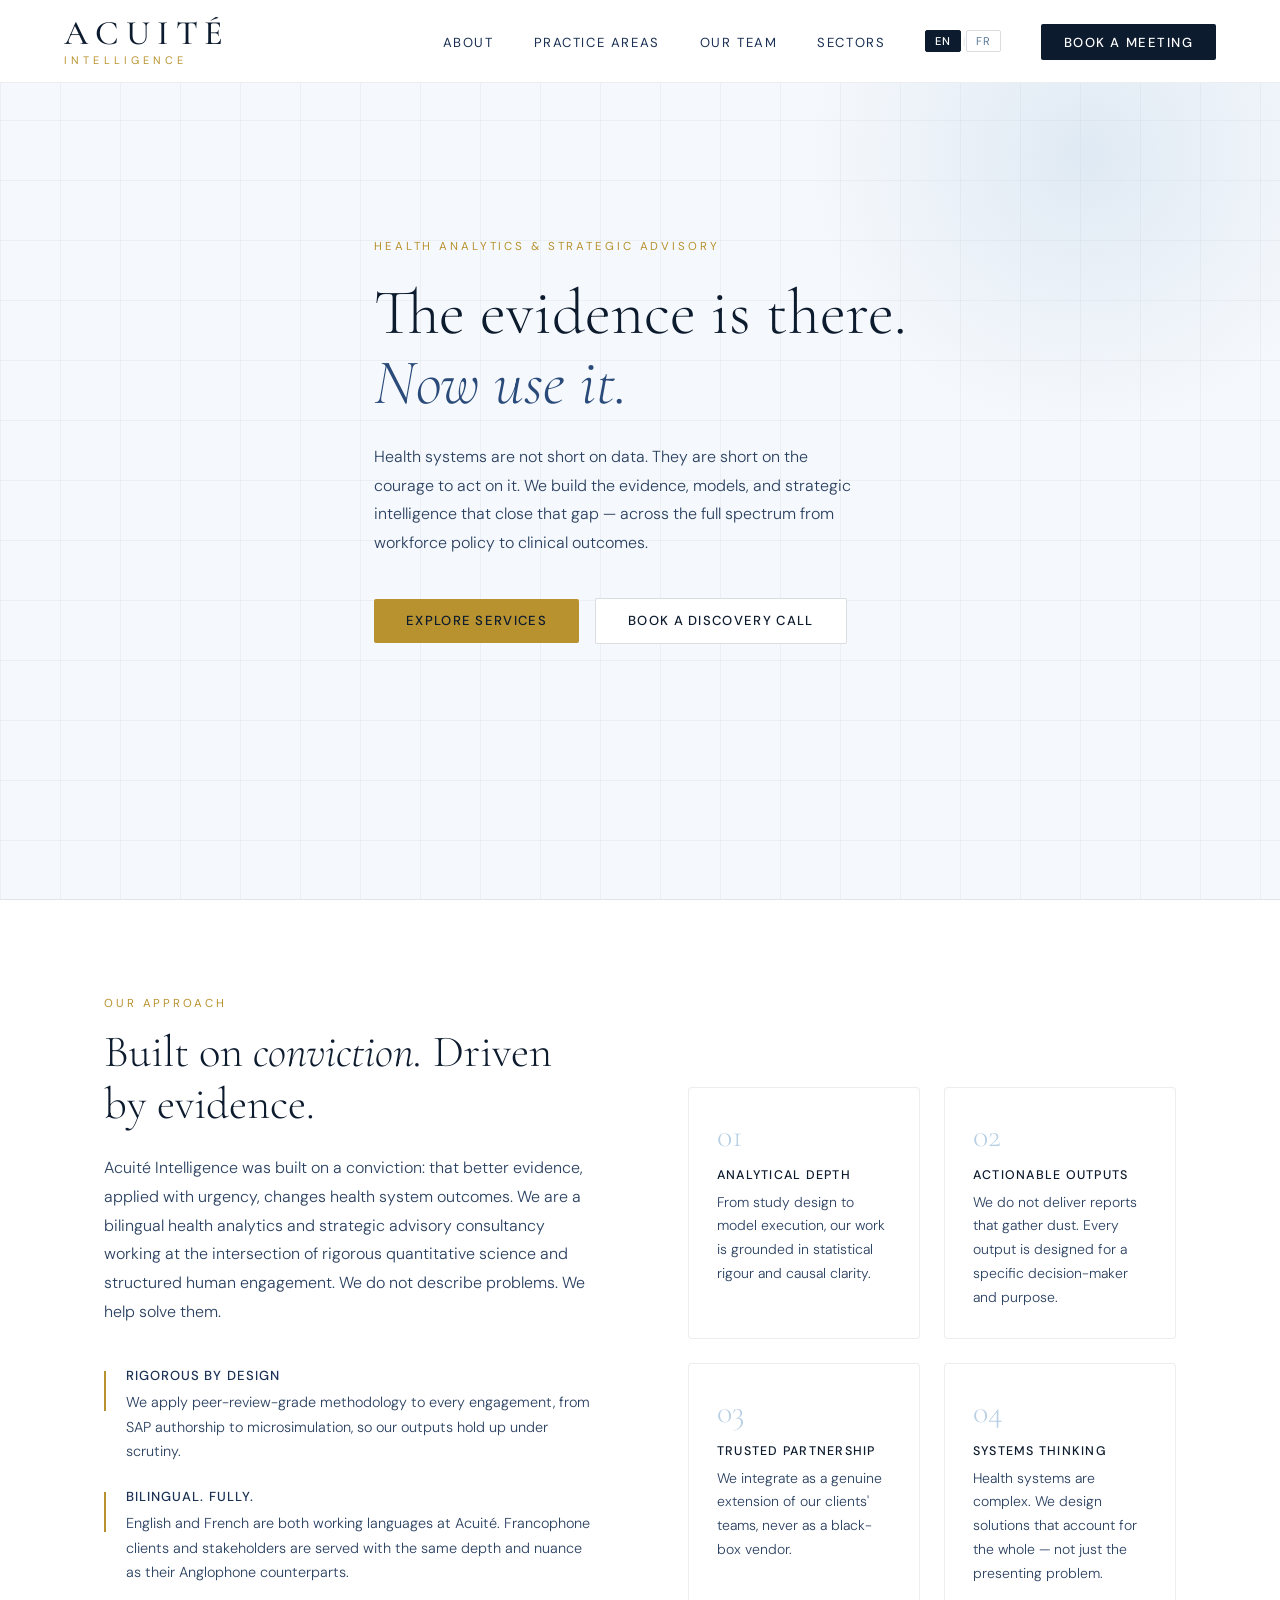
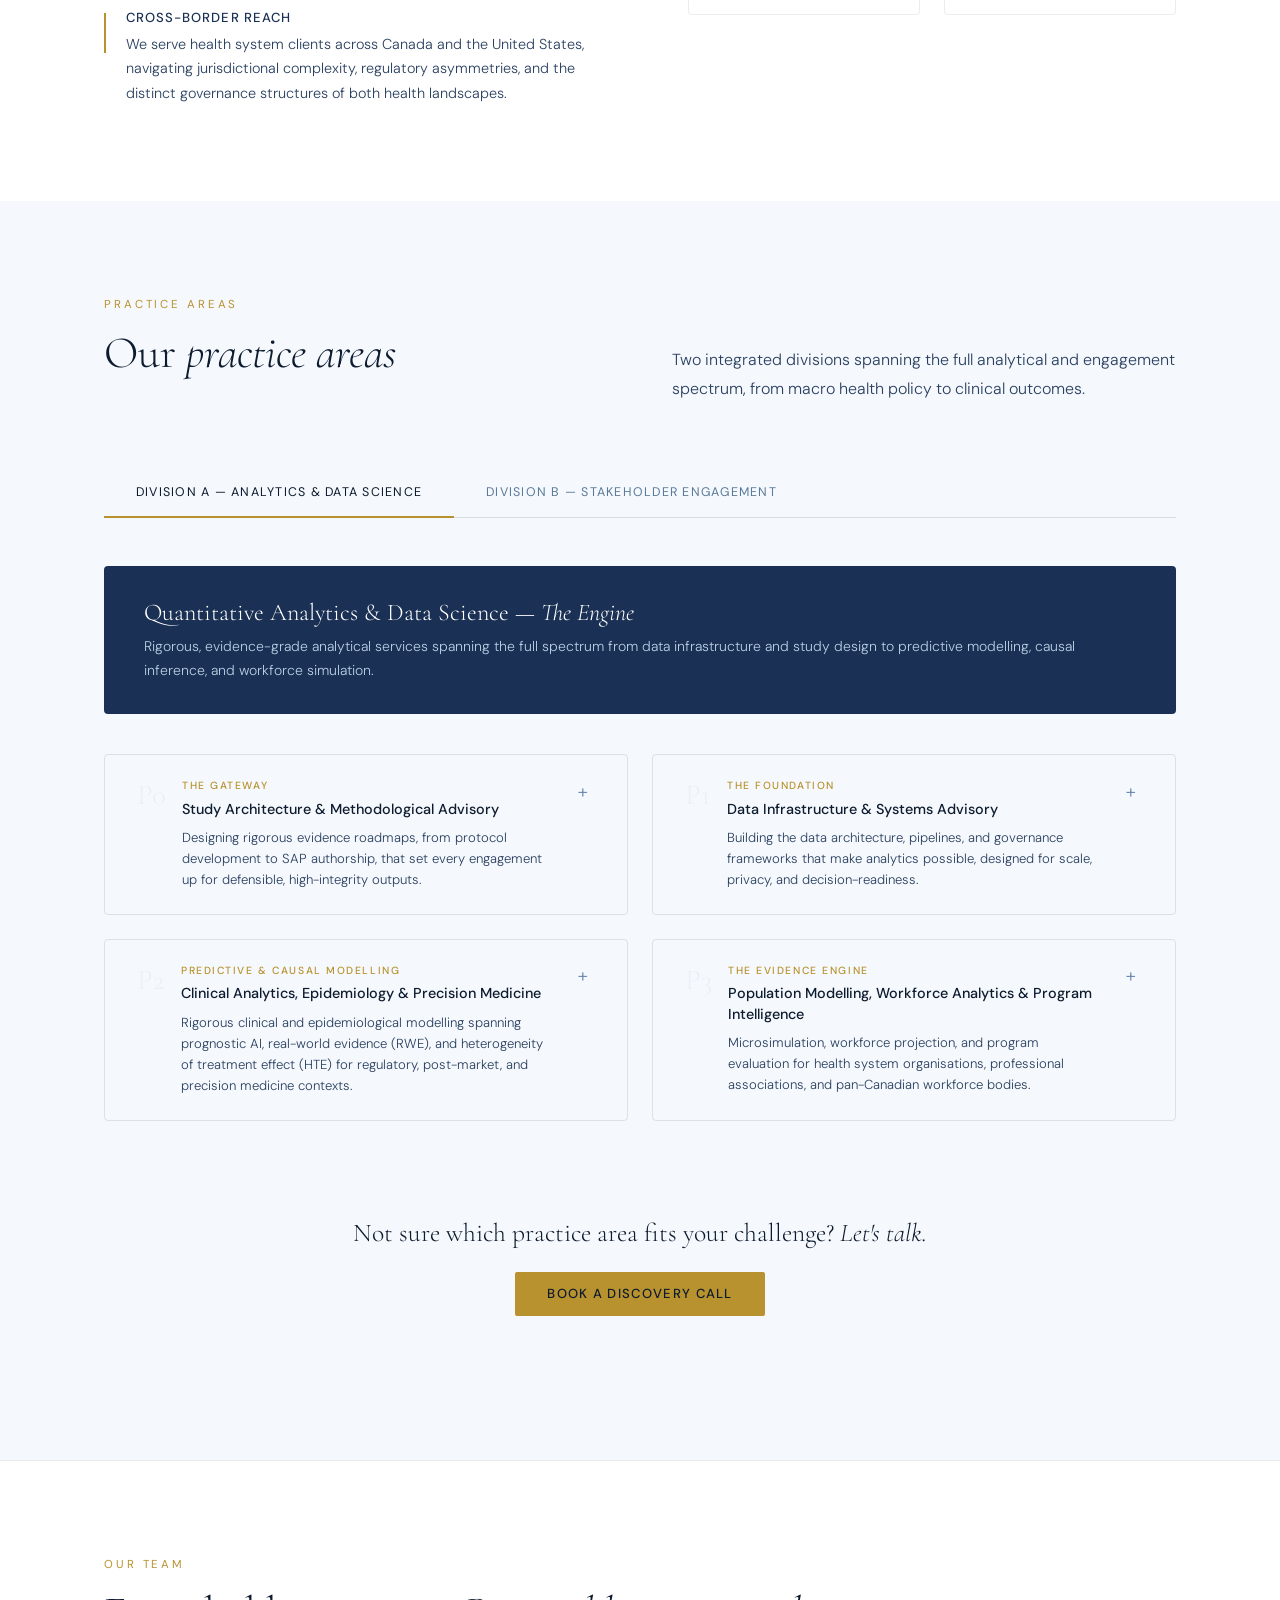
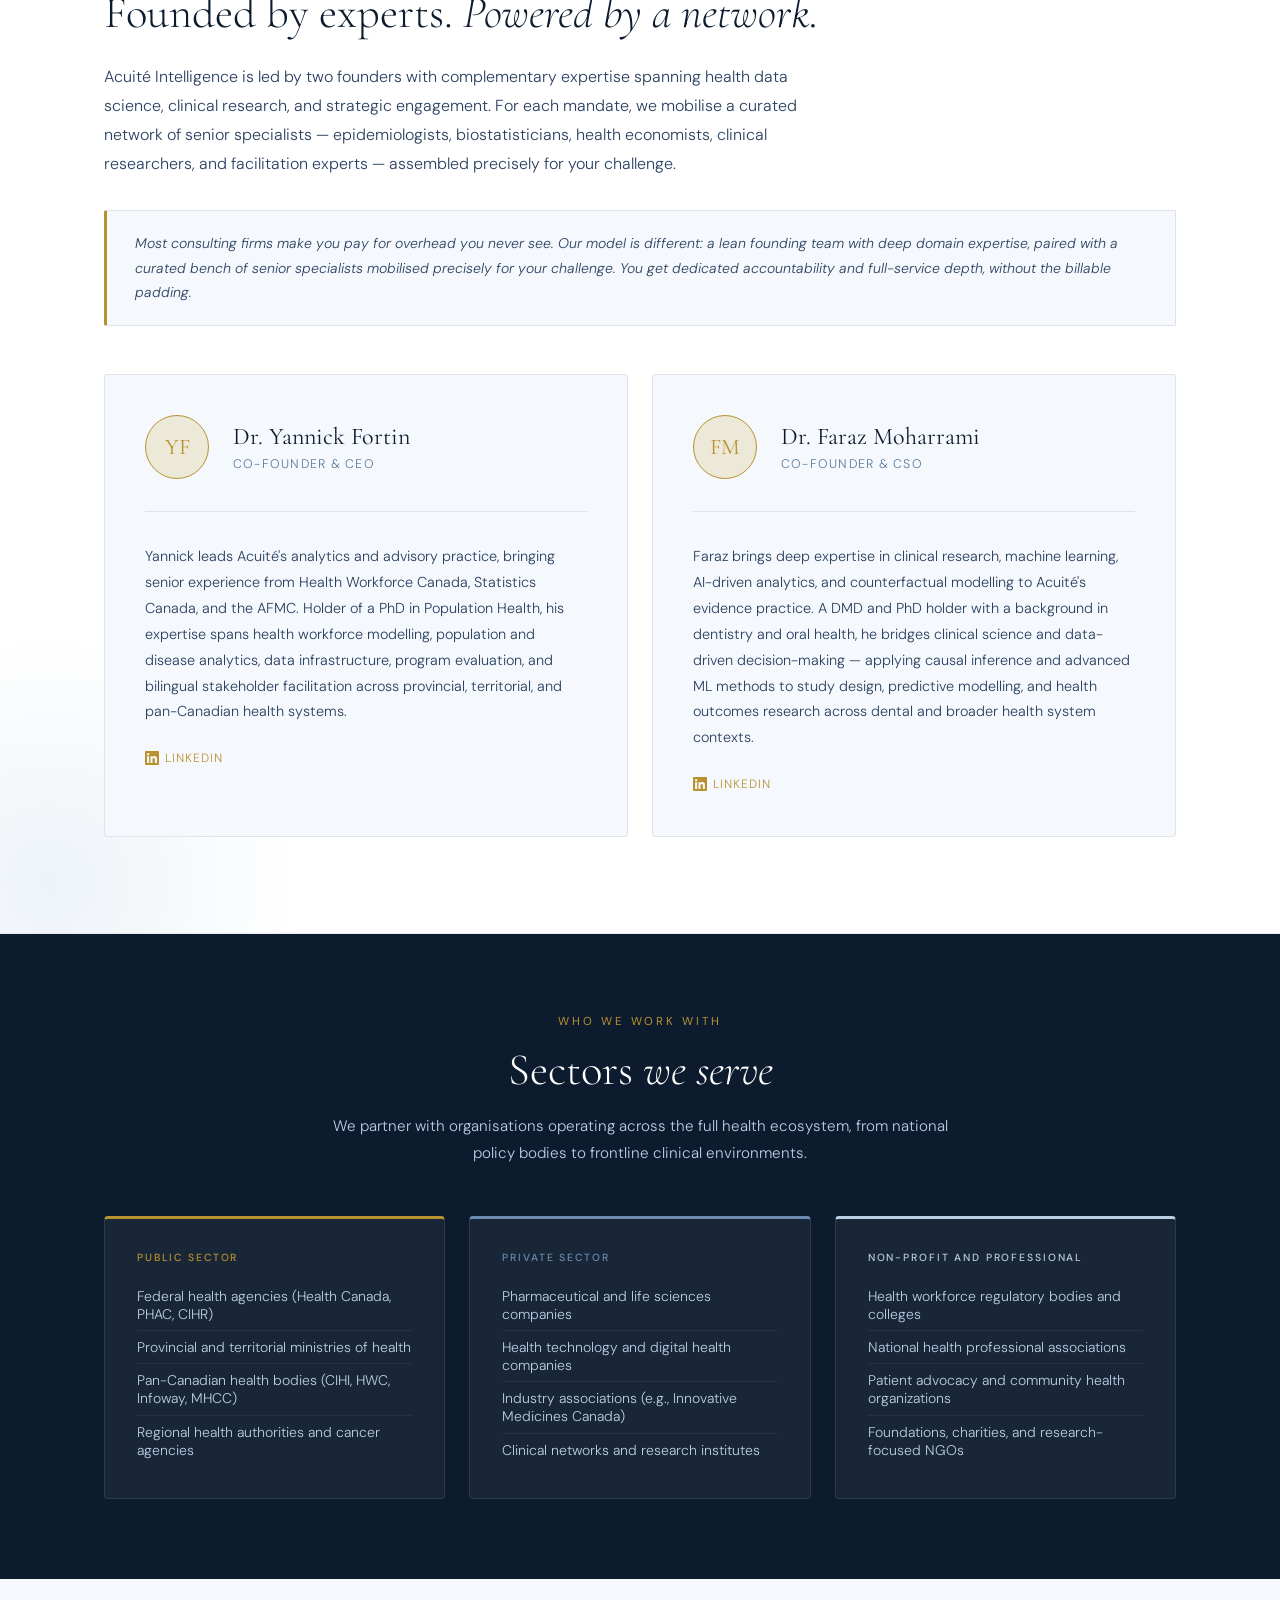
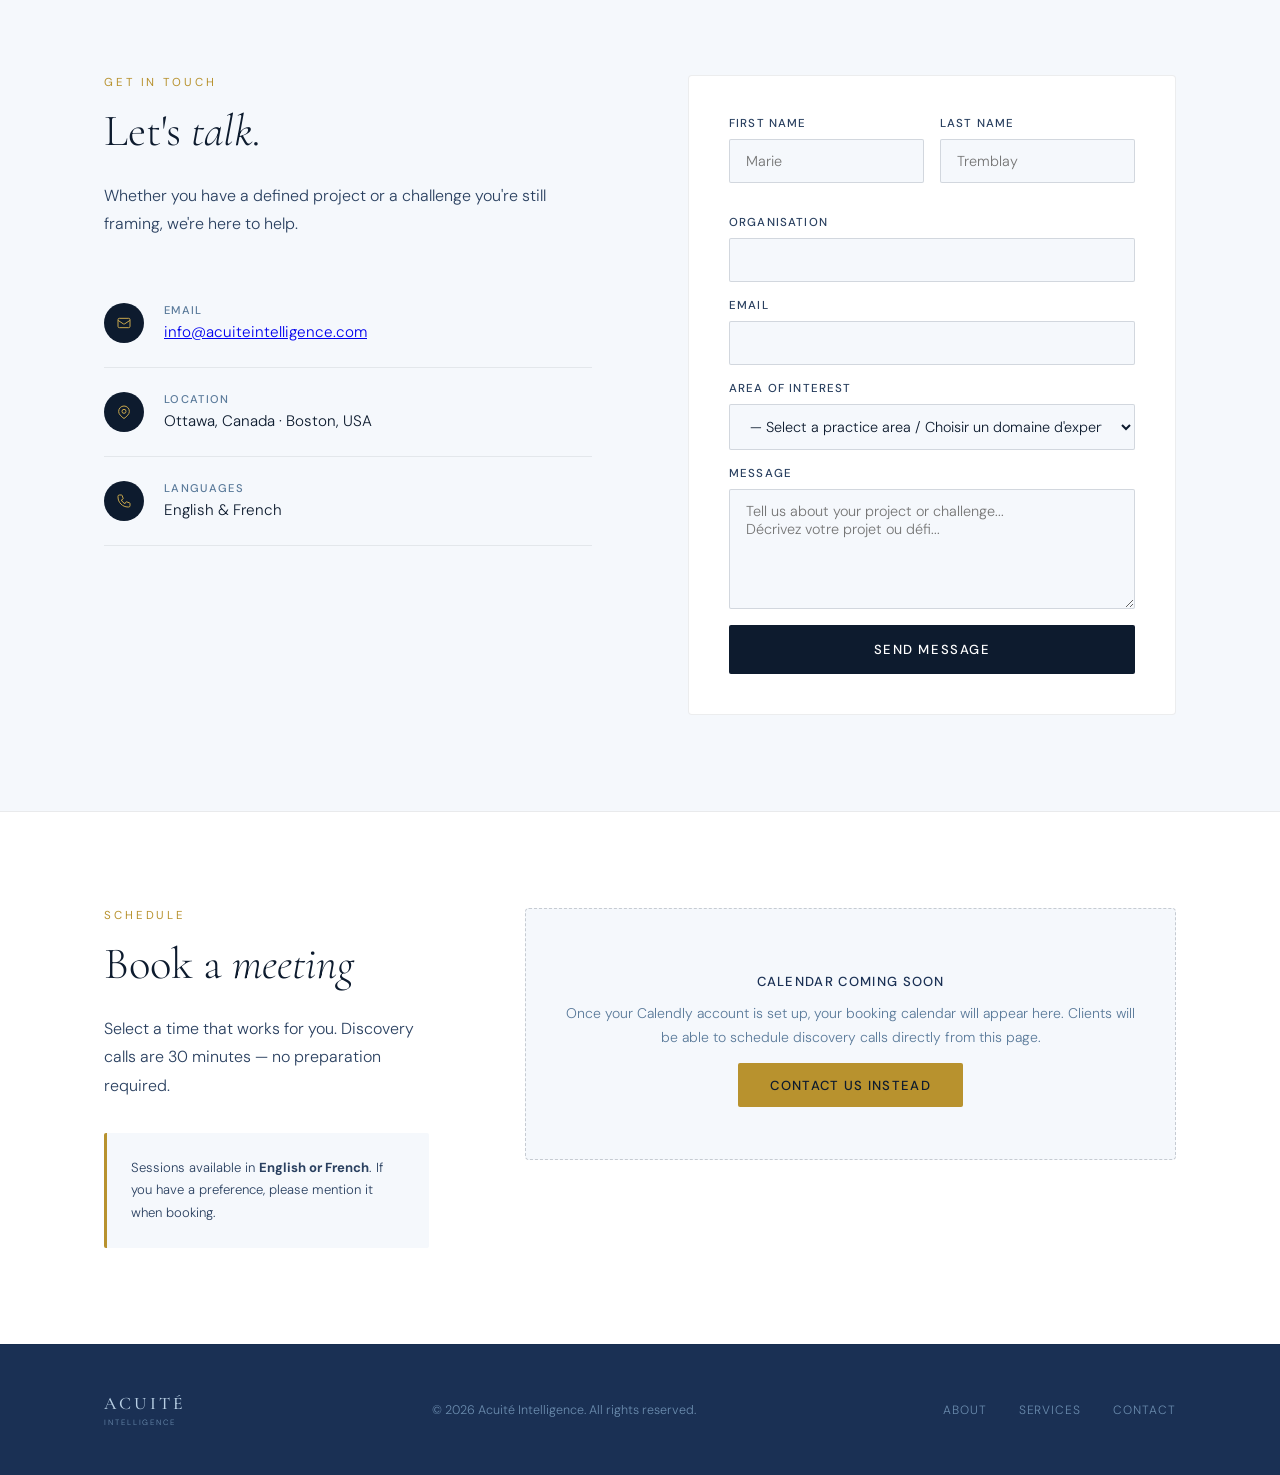
<file: website/acuite-light-v16.html>
<!DOCTYPE html>
<html lang="en">
<head>
<meta charset="UTF-8">
<meta name="viewport" content="width=device-width, initial-scale=1.0">
<title>Acuité Intelligence | Health Analytics & Stakeholder Engagement</title>
<link rel="preconnect" href="https://fonts.googleapis.com">
<link rel="preconnect" href="https://fonts.gstatic.com" crossorigin>
<link href="https://fonts.googleapis.com/css2?family=Cormorant+Garamond:ital,wght@0,300;0,400;0,500;0,600;1,300;1,400&family=DM+Sans:wght@300;400;500&display=swap" rel="stylesheet">
<style>
  :root {
    --navy-deep: #0d1b2e;
    --navy-mid: #1a3054;
    --navy-light: #2a4a7a;
    --slate: #3d5a80;
    --steel: #6b8cae;
    --mist: #b8cfe4;
    --cloud: #e8f0f8;
    --pearl: #f5f8fc;
    --white: #ffffff;
    --gold: #b8922e;
    --gold-light: #d4a93a;
    --gold-muted: #e8d8a8;
    --text-dark: #0d1b2e;
    --text-mid: #2a4060;
    --text-muted: #5a7a9a;

    /* Light theme overrides */
    --bg-primary: #ffffff;
    --bg-secondary: #f5f8fc;
    --bg-tertiary: #edf2f8;
    --border-light: rgba(13,27,46,0.09);
    --border-mid: rgba(13,27,46,0.15);
  }

  * { margin: 0; padding: 0; box-sizing: border-box; }

  html { scroll-behavior: smooth; }

  body {
    font-family: 'DM Sans', sans-serif;
    font-weight: 300;
    color: var(--text-dark);
    background: var(--white);
    overflow-x: hidden;
    width: 100%;
    max-width: 100vw;
  }

  /* ─── NAV ─── */
  nav {
    position: fixed;
    top: 0; left: 0; right: 0;
    z-index: 100;
    padding: 1rem 4rem;
    display: flex;
    align-items: center;
    justify-content: space-between;
    background: rgba(255,255,255,0.97);
    backdrop-filter: blur(12px);
    border-bottom: 1px solid rgba(13,27,46,0.08);
    transition: all 0.3s ease;
  }

  .nav-logo {
    display: flex;
    align-items: center;
    gap: 0.75rem;
    text-decoration: none;
  }

  .nav-logo-text {
    display: flex;
    flex-direction: column;
    line-height: 1;
    text-decoration: none;
    gap: 5px;
  }

  .nav-logo-name {
    font-family: 'Cormorant Garamond', serif;
    font-size: 2.15rem;
    font-weight: 500;
    letter-spacing: 0.2em;
    color: var(--navy-deep);
    line-height: 1;
  }

  .nav-logo-sub {
    font-family: 'DM Sans', sans-serif;
    font-size: 0.68rem;
    font-weight: 400;
    letter-spacing: 0.38em;
    color: var(--gold);
    text-transform: uppercase;
    line-height: 1;
  }

  .nav-logo:hover .nav-logo-name { color: var(--navy-mid); }
  .nav-logo:hover .nav-logo-sub { color: var(--navy-light); }

  .nav-links {
    display: flex;
    align-items: center;
    gap: 2.5rem;
    list-style: none;
  }

  .nav-links a {
    text-decoration: none;
    font-size: 0.82rem;
    font-weight: 400;
    letter-spacing: 0.12em;
    text-transform: uppercase;
    color: var(--navy-mid);
    transition: color 0.2s;
  }

  .nav-links a:hover { color: var(--gold); }

  .nav-lang {
    display: flex;
    gap: 0.4rem;
    align-items: center;
  }

  .lang-btn {
    background: none;
    border: 1px solid var(--border-mid);
    padding: 0.3rem 0.7rem;
    font-size: 0.75rem;
    letter-spacing: 0.08em;
    cursor: pointer;
    color: var(--text-mid);
    font-family: 'DM Sans', sans-serif;
    transition: all 0.2s;
    border-radius: 2px;
  }

  .lang-btn.active, .lang-btn:hover {
    background: var(--navy-deep);
    color: var(--white);
    border-color: var(--navy-deep);
  }

  .nav-cta {
    background: var(--navy-deep);
    color: var(--white) !important;
    padding: 0.6rem 1.4rem !important;
    border-radius: 2px;
    transition: background 0.2s !important;
    font-weight: 500 !important;
  }

  .nav-cta:hover { background: var(--navy-mid) !important; color: var(--white) !important; }

  /* ─── NAV LANG TOGGLE ─── */
  .nav-lang-item {
    display: flex;
    align-items: center;
    gap: 0;
  }

  .nav-lang-toggle {
    background: none;
    border: 1px solid var(--border-mid);
    padding: 0.2rem 0.55rem;
    font-size: 0.7rem;
    letter-spacing: 0.1em;
    font-weight: 400;
    cursor: pointer;
    color: var(--text-muted);
    font-family: 'DM Sans', sans-serif;
    transition: all 0.2s;
    text-transform: uppercase;
    border-radius: 2px;
  }

  .nav-lang-toggle.active {
    background: var(--navy-deep);
    color: var(--white);
    border-color: var(--navy-deep);
    font-weight: 500;
  }

  .nav-lang-toggle:hover:not(.active) {
    border-color: var(--navy-mid);
    color: var(--navy-deep);
  }

  .nav-lang-sep {
    color: var(--border-mid);
    font-size: 0.65rem;
    user-select: none;
    padding: 0 0.1rem;
  }


  /* ─── HAMBURGER MENU ─── */
  .hamburger {
    display: none;
    flex-direction: column;
    gap: 5px;
    cursor: pointer;
    padding: 4px;
    background: none;
    border: none;
    z-index: 200;
  }

  .hamburger span {
    display: block;
    width: 24px;
    height: 2px;
    background: var(--navy-deep);
    border-radius: 2px;
    transition: all 0.3s ease;
    transform-origin: center;
  }

  .hamburger.open span:nth-child(1) {
    transform: translateY(7px) rotate(45deg);
  }
  .hamburger.open span:nth-child(2) {
    opacity: 0;
    transform: scaleX(0);
  }
  .hamburger.open span:nth-child(3) {
    transform: translateY(-7px) rotate(-45deg);
  }

  .mobile-menu {
    display: none;
    position: fixed;
    top: 72px;
    left: 0;
    right: 0;
    background: rgba(255,255,255,0.98);
    backdrop-filter: blur(12px);
    border-bottom: 1px solid var(--border-light);
    z-index: 99;
    padding: 1.5rem 1.5rem 2rem;
    flex-direction: column;
    gap: 0;
    box-shadow: 0 8px 32px rgba(13,27,46,0.08);
  }

  .mobile-menu.open {
    display: flex;
  }

  .mobile-menu a {
    text-decoration: none;
    font-size: 0.9rem;
    font-weight: 400;
    letter-spacing: 0.08em;
    text-transform: uppercase;
    color: var(--navy-mid);
    padding: 1rem 0;
    border-bottom: 1px solid var(--border-light);
    display: block;
    transition: color 0.2s;
  }

  .mobile-menu a:last-child {
    border-bottom: none;
  }

  .mobile-menu a:hover { color: var(--gold); }

  .mobile-menu .mobile-cta {
    margin-top: 1.25rem;
    background: var(--navy-deep);
    color: var(--white) !important;
    text-align: center;
    padding: 0.9rem 1.5rem;
    border-radius: 2px;
    border-bottom: none !important;
    font-weight: 500 !important;
  }

  .mobile-menu .mobile-cta:hover {
    background: var(--navy-mid) !important;
  }

  .mobile-menu .mobile-lang {
    display: flex;
    gap: 0.5rem;
    margin-top: 1rem;
    padding-top: 1rem;
    border-top: 1px solid var(--border-light);
  }

  .mobile-menu .mobile-lang button {
    flex: 1;
    padding: 0.6rem;
    font-size: 0.8rem;
    font-family: 'DM Sans', sans-serif;
    letter-spacing: 0.1em;
    background: none;
    border: 1px solid var(--border-mid);
    border-radius: 2px;
    cursor: pointer;
    color: var(--text-mid);
    transition: all 0.2s;
  }

  .mobile-menu .mobile-lang button.active,
  .mobile-menu .mobile-lang button:hover {
    background: var(--navy-deep);
    color: var(--white);
    border-color: var(--navy-deep);
  }



  /* ─── HERO LANGUAGE TOGGLE ─── */
  .hero-lang {
    display: flex;
    align-items: center;
    gap: 0;
    margin-bottom: 2rem;
  }

  .hero-lang-btn {
    background: none;
    border: none;
    padding: 0.2rem 0.6rem;
    font-size: 0.72rem;
    letter-spacing: 0.12em;
    font-weight: 400;
    cursor: pointer;
    color: var(--text-muted);
    font-family: 'DM Sans', sans-serif;
    transition: color 0.2s;
    text-transform: uppercase;
  }

  .hero-lang-divider {
    font-size: 0.65rem;
    color: var(--border-mid);
    user-select: none;
  }

  .hero-lang-btn.active {
    color: var(--navy-deep);
    font-weight: 500;
  }

  .hero-lang-btn:hover:not(.active) {
    color: var(--navy-mid);
  }

  /* ─── HERO ─── */
  #home {
    min-height: 100vh;
    background: var(--bg-secondary);
    display: flex;
    align-items: center;
    position: relative;
    overflow: hidden;
    padding-top: 80px;
    border-bottom: 1px solid var(--border-light);
  }

  .hero-grid-overlay {
    position: absolute;
    inset: 0;
    background-image:
      linear-gradient(rgba(13,27,46,0.04) 1px, transparent 1px),
      linear-gradient(90deg, rgba(13,27,46,0.04) 1px, transparent 1px);
    background-size: 60px 60px;
  }

  .hero-accent {
    position: absolute;
    top: -120px;
    right: -80px;
    width: 550px;
    height: 550px;
    border-radius: 50%;
    background: radial-gradient(circle, rgba(184,207,228,0.35) 0%, transparent 70%);
  }

  .hero-content {
    position: relative;
    z-index: 2;
    max-width: 900px;
    margin: 0 auto;
    padding: 0 4rem;
    display: flex;
    flex-direction: column;
    align-items: flex-start;
  }

  .hero-text {}

  .hero-eyebrow {
    font-size: 0.72rem;
    letter-spacing: 0.25em;
    text-transform: uppercase;
    color: var(--gold);
    margin-bottom: 1.5rem;
    font-weight: 400;
  }

  .hero-title {
    font-family: 'Cormorant Garamond', serif;
    font-size: 4rem;
    font-weight: 300;
    line-height: 1.1;
    color: var(--navy-deep);
    margin-bottom: 1.5rem;
  }

  .hero-title em {
    font-style: italic;
    color: var(--navy-light);
  }

  .hero-subtitle {
    font-size: 1rem;
    line-height: 1.8;
    color: var(--text-mid);
    margin-bottom: 2.5rem;
    font-weight: 300;
    max-width: 480px;
  }

  .hero-subtitle-fr {
    display: none;
  }

  .hero-actions {
    display: flex;
    gap: 1rem;
    align-items: center;
  }

  .btn-primary {
    background: var(--gold);
    color: var(--navy-deep);
    padding: 0.85rem 2rem;
    text-decoration: none;
    font-size: 0.82rem;
    font-weight: 500;
    letter-spacing: 0.1em;
    text-transform: uppercase;
    border-radius: 2px;
    transition: all 0.2s;
  }

  .btn-primary:hover { background: var(--gold-light); }

  .btn-outline {
    color: var(--navy-deep);
    padding: 0.85rem 2rem;
    text-decoration: none;
    font-size: 0.82rem;
    font-weight: 500;
    letter-spacing: 0.1em;
    text-transform: uppercase;
    border: 1px solid var(--border-mid);
    border-radius: 2px;
    transition: all 0.2s;
    background: var(--white);
  }

  .btn-outline:hover { border-color: var(--navy-deep); background: var(--pearl); }

  .hero-visual {
    display: flex;
    flex-direction: column;
    gap: 1rem;
  }

  .hero-stat-card {
    background: rgba(255,255,255,0.05);
    border: 1px solid rgba(184,207,228,0.15);
    border-radius: 4px;
    padding: 1.5rem 2rem;
    display: flex;
    align-items: center;
    gap: 1.5rem;
    backdrop-filter: blur(8px);
    transition: all 0.3s;
    animation: fadeInRight 0.8s ease both;
  }

  .hero-stat-card:nth-child(2) { animation-delay: 0.15s; margin-left: 2rem; }
  .hero-stat-card:nth-child(3) { animation-delay: 0.3s; }

  @keyframes fadeInRight {
    from { opacity: 0; transform: translateX(30px); }
    to { opacity: 1; transform: translateX(0); }
  }

  .stat-icon {
    width: 40px;
    height: 40px;
    background: rgba(201,168,76,0.15);
    border-radius: 50%;
    display: flex;
    align-items: center;
    justify-content: center;
    flex-shrink: 0;
  }

  .stat-icon svg { width: 18px; height: 18px; }

  .stat-label {
    font-size: 0.72rem;
    letter-spacing: 0.1em;
    text-transform: uppercase;
    color: var(--steel);
    margin-bottom: 0.25rem;
  }

  .stat-value {
    font-family: 'Cormorant Garamond', serif;
    font-size: 1.3rem;
    font-weight: 400;
    color: var(--white);
  }

  /* ─── SECTIONS ─── */
  section {
    padding: 6rem 0;
    width: 100%;
    overflow-x: hidden;
  }

  .container {
    max-width: 1200px;
    margin: 0 auto;
    padding: 0 4rem;
  }

  .section-eyebrow {
    font-size: 0.72rem;
    letter-spacing: 0.25em;
    text-transform: uppercase;
    color: var(--gold);
    margin-bottom: 1rem;
    font-weight: 400;
  }

  .section-title {
    font-family: 'Cormorant Garamond', serif;
    font-size: 2.8rem;
    font-weight: 300;
    line-height: 1.15;
    color: var(--navy-deep);
    margin-bottom: 1.5rem;
  }

  .section-title em { font-style: italic; }

  .section-lead {
    font-size: 1rem;
    line-height: 1.8;
    color: var(--text-mid);
    max-width: 600px;
    font-weight: 300;
  }

  /* ─── ABOUT ─── */
  #about {
    background: var(--white);
  }

  .about-grid {
    display: grid;
    grid-template-columns: 1fr 1fr;
    gap: 6rem;
    align-items: center;
  }

  .about-text {}

  .about-pillars {
    display: flex;
    flex-direction: column;
    gap: 1.5rem;
    margin-top: 2.5rem;
  }

  .pillar {
    display: flex;
    gap: 1.25rem;
    align-items: flex-start;
  }

  .pillar-line {
    width: 2px;
    min-height: 40px;
    background: var(--gold);
    flex-shrink: 0;
    margin-top: 4px;
  }

  .pillar h4 {
    font-size: 0.82rem;
    font-weight: 500;
    letter-spacing: 0.08em;
    text-transform: uppercase;
    color: var(--navy-mid);
    margin-bottom: 0.4rem;
  }

  .pillar p {
    font-size: 0.9rem;
    line-height: 1.7;
    color: var(--text-mid);
    font-weight: 300;
  }

  .about-values {
    display: grid;
    grid-template-columns: 1fr 1fr;
    gap: 1.5rem;
  }

  .value-card {
    background: var(--white);
    border: 1px solid rgba(13,27,46,0.08);
    border-radius: 4px;
    padding: 1.75rem;
    transition: all 0.3s;
  }

  .value-card:hover {
    border-color: var(--gold);
    transform: translateY(-3px);
    box-shadow: 0 12px 40px rgba(13,27,46,0.08);
  }

  .value-num {
    font-family: 'Cormorant Garamond', serif;
    font-size: 2rem;
    font-weight: 300;
    color: var(--mist);
    display: block;
    margin-bottom: 0.75rem;
  }

  .value-card h4 {
    font-size: 0.78rem;
    font-weight: 500;
    letter-spacing: 0.1em;
    text-transform: uppercase;
    color: var(--navy-deep);
    margin-bottom: 0.5rem;
  }

  .value-card p {
    font-size: 0.875rem;
    line-height: 1.7;
    color: var(--text-mid);
    font-weight: 300;
  }

  /* ─── SERVICES ─── */
  #services {
    background: var(--bg-secondary);
  }

  .services-header {
    display: grid;
    grid-template-columns: 1fr 1fr;
    gap: 4rem;
    align-items: end;
    margin-bottom: 4rem;
  }

  .division-tabs {
    display: flex;
    gap: 0;
    border-bottom: 1px solid rgba(13,27,46,0.12);
    margin-bottom: 3rem;
  }

  .div-tab {
    padding: 1rem 2rem;
    font-size: 0.78rem;
    font-weight: 400;
    letter-spacing: 0.1em;
    text-transform: uppercase;
    color: var(--text-muted);
    cursor: pointer;
    border-bottom: 2px solid transparent;
    margin-bottom: -1px;
    transition: all 0.2s;
    background: none;
    border-top: none;
    border-left: none;
    border-right: none;
    font-family: 'DM Sans', sans-serif;
  }

  .div-tab.active {
    color: var(--navy-deep);
    border-bottom-color: var(--gold);
  }

  .div-tab:hover { color: var(--navy-mid); }

  .division-content { display: none; }
  .division-content.active { display: block; }

  .div-intro {
    background: var(--navy-mid);
    border-radius: 4px;
    padding: 2rem 2.5rem;
    margin-bottom: 2.5rem;
    display: flex;
    gap: 2rem;
    align-items: center;
  }

  .div-intro-text h3 {
    font-family: 'Cormorant Garamond', serif;
    font-size: 1.5rem;
    font-weight: 300;
    color: var(--white);
    margin-bottom: 0.5rem;
  }

  .div-intro-text p {
    font-size: 0.875rem;
    line-height: 1.7;
    color: var(--mist);
    font-weight: 300;
  }

  .practices-grid {
    display: grid;
    grid-template-columns: repeat(2, 1fr);
    gap: 1.5rem;
  }

  .practice-card {
    border: 1px solid rgba(13,27,46,0.1);
    border-radius: 4px;
    overflow: hidden;
    transition: all 0.3s;
    cursor: pointer;
  }

  .practice-card:hover {
    border-color: var(--navy-mid);
    box-shadow: 0 8px 32px rgba(13,27,46,0.1);
  }

  .practice-card.open { border-color: var(--gold); }

  .practice-header {
    padding: 1.5rem 2rem;
    display: flex;
    justify-content: space-between;
    align-items: flex-start;
    gap: 1rem;
  }

  .practice-num {
    font-family: 'Cormorant Garamond', serif;
    font-size: 1.8rem;
    font-weight: 300;
    color: var(--cloud);
    flex-shrink: 0;
    line-height: 1;
    margin-top: 2px;
  }

  .practice-meta { flex: 1; }

  .practice-tag {
    font-size: 0.65rem;
    font-weight: 500;
    letter-spacing: 0.15em;
    text-transform: uppercase;
    color: var(--gold);
    margin-bottom: 0.4rem;
  }

  .practice-title {
    font-size: 0.9rem;
    font-weight: 500;
    color: var(--navy-deep);
    line-height: 1.4;
  }

  .practice-goal {
    font-size: 0.82rem;
    line-height: 1.6;
    color: var(--text-mid);
    font-weight: 300;
    margin-top: 0.5rem;
  }

  .practice-toggle {
    width: 24px;
    height: 24px;
    display: flex;
    align-items: center;
    justify-content: center;
    flex-shrink: 0;
    color: var(--steel);
    transition: transform 0.2s;
    font-size: 1.2rem;
    line-height: 1;
  }

  .practice-card.open .practice-toggle { transform: rotate(45deg); }

  .practice-body {
    max-height: 0;
    overflow: hidden;
    transition: max-height 0.4s ease;
  }

  .practice-card.open .practice-body { max-height: 600px; }

  .practice-services {
    padding: 0 2rem 1.75rem;
    border-top: 1px solid rgba(13,27,46,0.07);
    margin-top: 0;
    padding-top: 1.25rem;
  }

  .practice-services li {
    font-size: 0.85rem;
    line-height: 1.6;
    color: var(--text-mid);
    font-weight: 300;
    padding: 0.4rem 0;
    border-bottom: 1px solid rgba(13,27,46,0.05);
    list-style: none;
    display: flex;
    gap: 0.75rem;
    align-items: flex-start;
  }

  .practice-services li::before {
    content: '—';
    color: var(--gold);
    flex-shrink: 0;
    font-size: 0.75rem;
    margin-top: 2px;
  }

  .practice-services li:last-child { border-bottom: none; }

  .services-cta {
    margin-top: 3rem;
    text-align: center;
    padding: 3rem 2rem;
    background: var(--pearl);
    border-radius: 4px;
  }

  .services-cta .btn-primary {
    display: inline-block;
    max-width: 280px;
    width: auto;
    white-space: nowrap;
  }

  .services-cta p {
    font-family: 'Cormorant Garamond', serif;
    font-size: 1.6rem;
    font-weight: 300;
    color: var(--navy-deep);
    margin-bottom: 1.5rem;
  }

  /* ─── TEAM / ABOUT ─── */
  #team {
    background: var(--white);
    position: relative;
    overflow: hidden;
    border-top: 1px solid var(--border-light);
    border-bottom: 1px solid var(--border-light);
  }

  #team::before {
    content: '';
    position: absolute;
    bottom: -200px;
    left: -200px;
    width: 500px;
    height: 500px;
    border-radius: 50%;
    background: radial-gradient(circle, rgba(184,207,228,0.25) 0%, transparent 70%);
  }

  .team-inner {
    position: relative;
    z-index: 2;
  }

  .team-header {
    margin-bottom: 2rem;
  }

  .team-header .section-title { color: var(--navy-deep); }
  .team-header .section-lead { color: var(--text-mid); max-width: 700px; }
  .team-header .section-eyebrow { color: var(--gold); }

  .team-network-note {
    background: var(--bg-secondary);
    border: 1px solid var(--border-light);
    border-left: 3px solid var(--gold);
    border-radius: 2px;
    padding: 1.25rem 1.75rem;
    margin-bottom: 3rem;
  }

  .team-network-note p {
    font-size: 0.875rem;
    line-height: 1.75;
    color: var(--text-mid);
    font-weight: 300;
    font-style: italic;
  }

  .team-cards-grid {
    display: grid;
    grid-template-columns: 1fr 1fr;
    gap: 1.5rem;
  }

  .team-card {
    background: var(--bg-secondary);
    border: 1px solid var(--border-light);
    border-radius: 4px;
    padding: 2.5rem;
    transition: box-shadow 0.3s;
  }

  .team-card:hover {
    box-shadow: 0 8px 32px rgba(13,27,46,0.08);
  }

  .team-member-header {
    display: flex;
    gap: 1.5rem;
    align-items: center;
    margin-bottom: 2rem;
    padding-bottom: 2rem;
    border-bottom: 1px solid var(--border-light);
  }

  .team-avatar {
    width: 64px;
    height: 64px;
    background: rgba(201,168,76,0.2);
    border: 1px solid var(--gold);
    border-radius: 50%;
    display: flex;
    align-items: center;
    justify-content: center;
    font-family: 'Cormorant Garamond', serif;
    font-size: 1.4rem;
    font-weight: 400;
    color: var(--gold);
    flex-shrink: 0;
  }

  .team-member-name {
    font-family: 'Cormorant Garamond', serif;
    font-size: 1.5rem;
    font-weight: 400;
    color: var(--navy-deep);
    margin-bottom: 0.3rem;
  }

  .team-member-title {
    font-size: 0.78rem;
    letter-spacing: 0.1em;
    text-transform: uppercase;
    color: var(--text-muted);
  }

  .team-bio {
    font-size: 0.9rem;
    line-height: 1.8;
    color: var(--text-mid);
    font-weight: 300;
    margin-bottom: 1.5rem;
  }

  .team-credentials {
    display: flex;
    flex-wrap: wrap;
    gap: 0.5rem;
  }

  .credential {
    background: var(--bg-tertiary);
    border: 1px solid var(--border-mid);
    padding: 0.35rem 0.85rem;
    border-radius: 2px;
    font-size: 0.72rem;
    letter-spacing: 0.08em;
    color: var(--text-mid);
  }

  /* ─── CONTACT ─── */
  #contact {
    background: var(--bg-secondary);
    overflow-x: hidden;
  }

  #contact .section-title,
  #contact .section-lead,
  #contact p {
    max-width: 100%;
    overflow-wrap: break-word;
    word-break: break-word;
    hyphens: auto;
  }

  .contact-grid {
    display: grid;
    grid-template-columns: 1fr 1fr;
    gap: 6rem;
    align-items: start;
  }

  .contact-grid, .contact-grid * {
    word-break: break-word;
    overflow-wrap: break-word;
  }

  .section-title {
    overflow-wrap: break-word;
    word-break: break-word;
    hyphens: auto;
  }

  .contact-info {}

  .contact-item {
    display: flex;
    gap: 1.25rem;
    align-items: flex-start;
    padding: 1.5rem 0;
    border-bottom: 1px solid rgba(13,27,46,0.08);
  }

  .contact-icon {
    width: 40px;
    height: 40px;
    background: var(--navy-deep);
    border-radius: 50%;
    display: flex;
    align-items: center;
    justify-content: center;
    flex-shrink: 0;
  }

  .contact-icon svg { width: 16px; height: 16px; }

  .contact-label {
    font-size: 0.7rem;
    font-weight: 500;
    letter-spacing: 0.12em;
    text-transform: uppercase;
    color: var(--text-muted);
    margin-bottom: 0.3rem;
  }

  .contact-value {
    font-size: 0.95rem;
    color: var(--navy-deep);
    font-weight: 300;
  }

  .contact-form {
    background: var(--white);
    border: 1px solid rgba(13,27,46,0.08);
    border-radius: 4px;
    padding: 2.5rem;
  }

  .form-row {
    display: grid;
    grid-template-columns: 1fr 1fr;
    gap: 1rem;
    margin-bottom: 1rem;
  }

  .form-group {
    display: flex;
    flex-direction: column;
    gap: 0.5rem;
    margin-bottom: 1rem;
  }

  .form-group label {
    font-size: 0.72rem;
    font-weight: 500;
    letter-spacing: 0.1em;
    text-transform: uppercase;
    color: var(--text-mid);
  }

  .form-group input,
  .form-group textarea,
  .form-group select {
    border: 1px solid rgba(13,27,46,0.15);
    border-radius: 2px;
    padding: 0.75rem 1rem;
    font-size: 0.9rem;
    font-family: 'DM Sans', sans-serif;
    font-weight: 300;
    color: var(--text-dark);
    background: var(--pearl);
    outline: none;
    transition: border-color 0.2s;
  }

  .form-group input:focus,
  .form-group textarea:focus,
  .form-group select:focus {
    border-color: var(--navy-mid);
    background: var(--white);
  }

  /* Prevent inputs from exceeding container width */
  .form-group input,
  .form-group textarea,
  .form-group select {
    width: 100%;
    max-width: 100%;
    box-sizing: border-box;
  }

  .contact-form {
    width: 100%;
    box-sizing: border-box;
  }

  .form-group textarea { min-height: 120px; resize: vertical; }

  .form-submit {
    width: 100%;
    background: var(--navy-deep);
    color: var(--white);
    border: none;
    padding: 1rem 2rem;
    font-size: 0.82rem;
    font-weight: 500;
    letter-spacing: 0.12em;
    text-transform: uppercase;
    cursor: pointer;
    border-radius: 2px;
    font-family: 'DM Sans', sans-serif;
    transition: background 0.2s;
  }

  .form-submit:hover { background: var(--navy-mid); }

  /* ─── BOOKING ─── */
  #booking {
    background: var(--white);
    border-top: 1px solid var(--border-light);
  }

  .booking-inner {
    display: grid;
    grid-template-columns: 1fr 2fr;
    gap: 6rem;
    align-items: start;
  }

  .calendly-placeholder {
    background: var(--pearl);
    border: 1px dashed rgba(13,27,46,0.2);
    border-radius: 4px;
    padding: 4rem 2rem;
    text-align: center;
  }

  .calendly-placeholder p {
    font-size: 0.875rem;
    color: var(--text-muted);
    line-height: 1.7;
  }

  .calendly-placeholder strong {
    display: block;
    font-size: 0.82rem;
    font-weight: 500;
    letter-spacing: 0.1em;
    text-transform: uppercase;
    color: var(--navy-mid);
    margin-bottom: 0.75rem;
  }

  /* ─── FOOTER ─── */
  footer {
    background: var(--navy-mid);
    padding: 3rem 0;
    border-top: 1px solid rgba(13,27,46,0.15);
  }

  .footer-inner {
    display: flex;
    justify-content: space-between;
    align-items: center;
  }


  .footer-logo img { height: 36px; filter: brightness(10); opacity: 0.7; }

  .footer-copy {
    font-size: 0.78rem;
    color: var(--steel);
    text-align: center;
  }

  .footer-links {
    display: flex;
    gap: 2rem;
  }

  .footer-links a {
    font-size: 0.75rem;
    letter-spacing: 0.08em;
    text-transform: uppercase;
    color: var(--steel);
    text-decoration: none;
    transition: color 0.2s;
  }

  .footer-links a:hover { color: var(--gold); }

  /* ─── ANIMATIONS ─── */
  .fade-in {
    opacity: 0;
    transform: translateY(20px);
    transition: opacity 0.7s ease, transform 0.7s ease;
  }

  .fade-in.visible {
    opacity: 1;
    transform: translateY(0);
  }

  /* ─── FR hidden by default ─── */
  [lang-fr] { display: none; }
  body.fr [lang-en] { display: none; }
  body.fr [lang-fr] { display: block; }
  body.fr span[lang-fr] { display: inline; }
  body.fr span[lang-en] { display: none; }
  body.fr .hero-subtitle-fr { display: block; }
  body.fr .hero-subtitle-en { display: none; }

  /* ─── MOBILE RESPONSIVENESS ─── */
  @media (max-width: 768px) {
    #sectors .container > div:last-child { grid-template-columns: 1fr !important; }
    .services-cta .btn-primary { white-space: normal; max-width: 220px; padding: 0.85rem 1.25rem; }
    .services-cta { padding: 2rem 1.5rem; }
    nav {
      padding: 1rem 1.5rem;
      flex-wrap: wrap;
      gap: 0.75rem;
    }
    .nav-links {
      display: none;
    }
    .nav-lang { display: none; }
    .hamburger { display: flex; margin-left: auto; }

    .hero-content { padding: 0 1.5rem; }
    .hero-title { font-size: 2.6rem; }
    .hero-actions { flex-direction: column; align-items: flex-start; gap: 0.75rem; }

    .container { padding: 0 1.5rem; }
    section { padding: 4rem 0; }

    .about-grid { grid-template-columns: 1fr; gap: 3rem; }
    .about-values { grid-template-columns: 1fr; }

    .services-header { grid-template-columns: 1fr; gap: 1.5rem; }
    .practices-grid { grid-template-columns: 1fr; }
    .division-tabs { flex-direction: column; }
    .div-tab { border-bottom: 1px solid rgba(13,27,46,0.1); border-left: 3px solid transparent; padding: 0.85rem 1.25rem; text-align: left; }
    .div-tab.active { border-left-color: var(--gold); border-bottom-color: rgba(13,27,46,0.1); }

    .team-cards-grid { grid-template-columns: 1fr; }

    .contact-grid { grid-template-columns: 1fr; gap: 3rem; }
    .form-row { grid-template-columns: 1fr; }

    .booking-inner { grid-template-columns: 1fr; gap: 3rem; }
    .section-title { font-size: 2rem !important; word-break: break-word; hyphens: auto; }
    .contact-grid { gap: 2rem; }
    .contact-value, .section-lead, .section-title { word-break: break-word; overflow-wrap: break-word; max-width: 100%; }
    #contact .container { padding: 0 1.25rem; overflow: hidden; }
    #contact .section-title { font-size: 1.8rem !important; }
    #contact .contact-form { padding: 1.5rem; width: 100%; box-sizing: border-box; overflow: hidden; }
    #contact .form-row { grid-template-columns: 1fr; gap: 0; }
    #contact .form-group input,
    #contact .form-group textarea,
    #contact .form-group select { width: 100%; max-width: 100%; box-sizing: border-box; }
    .contact-form, .contact-form * { max-width: 100%; box-sizing: border-box; }

    .footer-inner { flex-direction: column; gap: 1.5rem; text-align: center; }
    .footer-links { justify-content: center; }

    .section-title { font-size: 2.2rem; }
    .hero-title { font-size: 2.4rem; }
  }

  @media (max-width: 480px) {
    .hero-title { font-size: 2rem; }
    .section-title { font-size: 1.9rem; }
    nav { padding: 0.9rem 1.25rem; }
  }

</style>
</head>
<body>

<!-- NAV -->
<nav>
  <a href="#home" class="nav-logo">
    <span class="nav-logo-text">
      <span class="nav-logo-name">ACUITÉ</span>
      <span class="nav-logo-sub">INTELLIGENCE</span>
    </span>
  </a>
  <ul class="nav-links">
    <li><a href="#about"><span lang-en>About</span><span lang-fr>À propos</span></a></li>
    <li><a href="#services"><span lang-en>Practice Areas</span><span lang-fr>Expertises</span></a></li>
    <li><a href="#team"><span lang-en>Our Team</span><span lang-fr>L'équipe</span></a></li>
    <li><a href="#sectors"><span lang-en>Sectors</span><span lang-fr>Secteurs</span></a></li>
    <li class="nav-lang-item"><button class="nav-lang-toggle active" id="navLangEn" onclick="setLang('en')">EN</button><span class="nav-lang-sep">|</span><button class="nav-lang-toggle" id="navLangFr" onclick="setLang('fr')">FR</button></li>
    <li><a href="#contact" class="nav-cta"><span lang-en>Book a Meeting</span><span lang-fr>Nous joindre</span></a></li>
  </ul>
  <button class="hamburger" id="hamburger" onclick="toggleMenu()" aria-label="Menu">
    <span></span>
    <span></span>
    <span></span>
  </button>
</nav>

<!-- MOBILE MENU -->
<div class="mobile-menu" id="mobileMenu">
  <a href="#about" onclick="closeMenu()"><span lang-en>About</span><span lang-fr>À propos</span></a>
  <a href="#services" onclick="closeMenu()"><span lang-en>Practice Areas</span><span lang-fr>Expertises</span></a>
  <a href="#team" onclick="closeMenu()"><span lang-en>Our Team</span><span lang-fr>L'équipe</span></a>
  <a href="#sectors" onclick="closeMenu()"><span lang-en>Sectors</span><span lang-fr>Secteurs</span></a>
  <a href="#contact" class="mobile-cta" onclick="closeMenu()"><span lang-en>Book a Meeting</span><span lang-fr>Nous joindre</span></a>
  <div class="mobile-lang">
    <button id="mobileLangEn" class="active" onclick="setLang('en'); updateMobileLang('en')">EN — English</button>
    <button id="mobileLangFr" onclick="setLang('fr'); updateMobileLang('fr')">FR — Français</button>
  </div>
</div>

<!-- HERO -->
<section id="home">
  <div class="hero-grid-overlay"></div>
  <div class="hero-accent"></div>
  <div class="hero-content">
    <div class="hero-text fade-in">
      <p class="hero-eyebrow"><span lang-en>Health Analytics &amp; Strategic Advisory</span><span lang-fr>Analyse en santé et conseil stratégique</span></p>
      <h1 class="hero-title">
        <span lang-en>The evidence is there.<br><em>Now use it.</em></span>
        <span lang-fr>Les données sont là.<br><em>Passons à l'action.</em></span>
      </h1>
      <p class="hero-subtitle hero-subtitle-en">Health systems are not short on data. They are short on the courage to act on it. We build the evidence, models, and strategic intelligence that close that gap — across the full spectrum from workforce policy to clinical outcomes.</p>
      <p class="hero-subtitle hero-subtitle-fr">Les systèmes de santé croulent sous les données. Ce qui fait défaut, c'est le courage de les transformer en décisions. Nous construisons les données probantes, les modèles et l'intelligence stratégique qui permettent de passer aux actes — de la planification de la main-d'œuvre jusqu'aux résultats cliniques.</p>
      <div class="hero-actions">
        <a href="#services" class="btn-primary"><span lang-en>Explore Services</span><span lang-fr>Nos services</span></a>
        <a href="#booking" class="btn-outline"><span lang-en>Book a Discovery Call</span><span lang-fr>Nous joindre</span></a>
      </div>
    </div>
  </div>
</section>

<!-- ABOUT -->
<section id="about">
  <div class="container">
    <div class="about-grid">
      <div class="about-text fade-in">
        <p class="section-eyebrow"><span lang-en>Our Approach</span><span lang-fr>Notre approche</span></p>
        <h2 class="section-title"><span lang-en>Built on <em>conviction.</em> Driven by evidence.</span><span lang-fr>Fondée sur nos <em>convictions.</em> Guidée par les données.</span></h2>
        <p class="section-lead" lang-en>Acuité Intelligence was built on a conviction: that better evidence, applied with urgency, changes health system outcomes. We are a bilingual health analytics and strategic advisory consultancy working at the intersection of rigorous quantitative science and structured human engagement. We do not describe problems. We help solve them.</p>
        <p class="section-lead" lang-fr>Acuité Intelligence est née d'une conviction : de meilleures données probantes, appliquées avec rigueur et urgence, transforment les résultats des systèmes de santé. Nous sommes un cabinet-conseil bilingue en analyse de la santé et en conseil stratégique, à la croisée de la science quantitative rigoureuse et de la mobilisation structurée des parties prenantes. Nous ne nous contentons pas de décrire les problèmes. Nous contribuons à les résoudre.</p>
        <div class="about-pillars">
          <div class="pillar">
            <div class="pillar-line"></div>
            <div>
              <h4><span lang-en>Rigorous by Design</span><span lang-fr>La rigueur, d'abord</span></h4>
              <p lang-en>We apply peer-review-grade methodology to every engagement, from SAP authorship to microsimulation, so our outputs hold up under scrutiny.</p>
              <p lang-fr>Du plan d'analyse statistique (PAS) à la microsimulation, nous appliquons à chaque mandat une méthodologie digne des revues à comité de lecture. Nos livrables résistent à l'examen le plus rigoureux.</p>
            </div>
          </div>
          <div class="pillar">
            <div class="pillar-line"></div>
            <div>
              <h4><span lang-en>Bilingual. Fully.</span><span lang-fr>Vraiment bilingue.</span></h4>
              <p lang-en>English and French are both working languages at Acuité. Francophone clients and stakeholders are served with the same depth and nuance as their Anglophone counterparts.</p>
              <p lang-fr>Le français n'est pas une option chez Acuité. C'est une langue de travail à part entière, du protocole jusqu'au livrable final. Nos clients et parties prenantes francophones bénéficient de la même profondeur d'analyse et du même niveau de nuance que leurs homologues anglophones.</p>
            </div>
          </div>
          <div class="pillar">
            <div class="pillar-line"></div>
            <div>
              <h4><span lang-en>Cross-Border Reach</span><span lang-fr>Au-delà des frontières</span></h4>
              <p lang-en>We serve health system clients across Canada and the United States, navigating jurisdictional complexity, regulatory asymmetries, and the distinct governance structures of both health landscapes.</p>
              <p lang-fr>Nous accompagnons des organisations du système de santé au Canada comme aux États-Unis. Nous maîtrisons les particularités juridictionnelles, les asymétries réglementaires et les structures de gouvernance propres à chaque contexte.</p>
            </div>
          </div>
        </div>
      </div>
      <div class="about-values fade-in">
        <div class="value-card">
          <span class="value-num">01</span>
          <h4><span lang-en>Analytical Depth</span><span lang-fr>L'analyse au cœur de tout</span></h4>
          <p lang-en>From study design to model execution, our work is grounded in statistical rigour and causal clarity.</p>
          <p lang-fr>De la conception de l'étude à l'exécution du modèle, notre travail repose sur la rigueur statistique et la clarté causale.</p>
        </div>
        <div class="value-card">
          <span class="value-num">02</span>
          <h4><span lang-en>Actionable Outputs</span><span lang-fr>Des livrables qui changent les décisions</span></h4>
          <p lang-en>We do not deliver reports that gather dust. Every output is designed for a specific decision-maker and purpose.</p>
          <p lang-fr>Nous ne livrons pas de rapports voués à prendre la poussière. Chaque livrable est conçu pour un décideur précis et un objectif précis.</p>
        </div>
        <div class="value-card">
          <span class="value-num">03</span>
          <h4><span lang-en>Trusted Partnership</span><span lang-fr>Un véritable partenariat</span></h4>
          <p lang-en>We integrate as a genuine extension of our clients' teams, never as a black-box vendor.</p>
          <p lang-fr>Nous nous intégrons comme une véritable extension des équipes de nos clients, jamais comme un fournisseur opaque.</p>
        </div>
        <div class="value-card">
          <span class="value-num">04</span>
          <h4><span lang-en>Systems Thinking</span><span lang-fr>Une vision d'ensemble</span></h4>
          <p lang-en>Health systems are complex. We design solutions that account for the whole — not just the presenting problem.</p>
          <p lang-fr>Les systèmes de santé sont complexes. Nous concevons des solutions qui tiennent compte de l'ensemble du système, pas seulement du problème apparent.</p>
        </div>
      </div>
    </div>
  </div>
</section>


<!-- SERVICES -->
<section id="services">
  <div class="container">
    <div class="services-header fade-in">
      <div>
        <p class="section-eyebrow"><span lang-en>Practice Areas</span><span lang-fr>Champs d'expertise</span></p>
        <h2 class="section-title"><span lang-en>Our <em>practice areas</em></span><span lang-fr>Nos <em>domaines d'expertise</em></span></h2>
      </div>
      <p class="section-lead" lang-en>Two integrated divisions spanning the full analytical and engagement spectrum, from macro health policy to clinical outcomes.</p>
      <p class="section-lead" lang-fr>Deux divisions intégrées qui couvrent l'ensemble du spectre analytique et de mobilisation, de la politique de santé aux résultats cliniques.</p>
    </div>

    <div class="division-tabs">
      <button class="div-tab active" onclick="showDiv('div-a')">
        <span lang-en>Division A — Analytics &amp; Data Science</span>
        <span lang-fr>Division A — Analyse et science des données</span>
      </button>
      <button class="div-tab" onclick="showDiv('div-b')">
        <span lang-en>Division B — Stakeholder Engagement</span>
        <span lang-fr>Division B — Mobilisation des parties prenantes</span>
      </button>
    </div>

    <!-- Division A -->
    <div id="div-a" class="division-content active">
      <div class="div-intro">
        <div class="div-intro-text">
          <h3 lang-en>Quantitative Analytics &amp; Data Science — <em>The Engine</em></h3>
          <h3 lang-fr>Analyse quantitative et science des données — <em>Le cœur du métier</em></h3>
          <p lang-en>Rigorous, evidence-grade analytical services spanning the full spectrum from data infrastructure and study design to predictive modelling, causal inference, and workforce simulation.</p>
          <p lang-fr>Des services d'analyse rigoureux, de niveau scientifique, couvrant l'ensemble du spectre : infrastructure de données, conception d'études, modélisation prédictive, inférence causale et simulation de la main-d'œuvre.</p>
        </div>
      </div>
      <div class="practices-grid">

        <div class="practice-card" onclick="togglePractice(this)">
          <div class="practice-header">
            <span class="practice-num">P0</span>
            <div class="practice-meta">
              <p class="practice-tag"><span lang-en>The Gateway</span><span lang-fr>Le point de départ</span></p>
              <p class="practice-title"><span lang-en>Study Architecture &amp; Methodological Advisory</span><span lang-fr>Architecture d'études et conseil méthodologique</span></p>
              <p class="practice-goal" lang-en>Designing rigorous evidence roadmaps, from protocol development to SAP authorship, that set every engagement up for defensible, high-integrity outputs.</p>
              <p class="practice-goal" lang-fr>Nous concevons des feuilles de route probantes rigoureuses, du protocole de recherche au plan d'analyse statistique, pour que chaque mandat produise des livrables défendables et irréprochables.</p>
            </div>
            <span class="practice-toggle">+</span>
          </div>
          <div class="practice-body">
            <ul class="practice-services">
              <li><span lang-en>Integrated evidence generation &amp; study sequencing</span><span lang-fr>Génération de données probantes intégrées et séquençage des études</span></li>
              <li><span lang-en>Data feasibility &amp; sourcing strategy (EHRs, claims, registries)</span><span lang-fr>Faisabilité des données et stratégie d'acquisition (DSÉ, données médico-administratives, registres)</span></li>
              <li><span lang-en>Peer-review-grade protocol development</span><span lang-fr>Rédaction de protocoles répondant aux normes des revues avec comité de lecture</span></li>
              <li><span lang-en>Statistical Analysis Plans (SAPs) &amp; Data Management Plans (DMPs)</span><span lang-fr>Plans d'analyse statistique (PAS) et plans de gestion des données (PGD)</span></li>
            </ul>
          </div>
        </div>

        <div class="practice-card" onclick="togglePractice(this)">
          <div class="practice-header">
            <span class="practice-num">P1</span>
            <div class="practice-meta">
              <p class="practice-tag"><span lang-en>The Foundation</span><span lang-fr>Les fondations</span></p>
              <p class="practice-title"><span lang-en>Data Infrastructure &amp; Systems Advisory</span><span lang-fr>Infrastructure de données et conseil en systèmes</span></p>
              <p class="practice-goal" lang-en>Building the data architecture, pipelines, and governance frameworks that make analytics possible, designed for scale, privacy, and decision-readiness.</p>
              <p class="practice-goal" lang-fr>Nous concevons l'architecture de données, les flux de traitement et les cadres de gouvernance qui rendent l'analyse possible — pensés pour passer à l'échelle, protéger la vie privée et soutenir la prise de décision.</p>
            </div>
            <span class="practice-toggle">+</span>
          </div>
          <div class="practice-body">
            <ul class="practice-services">
              <li><span lang-en>Infrastructure needs assessment &amp; architecture design</span><span lang-fr>Évaluation des besoins et conception de l'architecture de données</span></li>
              <li><span lang-en>Data acquisition, integration &amp; ETL strategy</span><span lang-fr>Acquisition de données, intégration et stratégie ETL</span></li>
              <li><span lang-en>API design, automation &amp; systems connectivity</span><span lang-fr>Conception d'API, automatisation et intégration des systèmes</span></li>
              <li><span lang-en>Privacy architecture, PIPEDA/GDPR compliance &amp; governance</span><span lang-fr>Architecture de confidentialité, conformité LPRPDE/RGPD et gouvernance des données</span></li>
              <li><span lang-en>Dashboarding, visualisation &amp; decision-layer design</span><span lang-fr>Tableaux de bord, visualisation et outils d'aide à la décision</span></li>
            </ul>
          </div>
        </div>

        <div class="practice-card" onclick="togglePractice(this)">
          <div class="practice-header">
            <span class="practice-num">P2</span>
            <div class="practice-meta">
              <p class="practice-tag"><span lang-en>Predictive &amp; Causal Modelling</span><span lang-fr>Modélisation prédictive et causale</span></p>
              <p class="practice-title"><span lang-en>Clinical Analytics, Epidemiology &amp; Precision Medicine</span><span lang-fr>Analyse clinique, épidémiologie et médecine de précision</span></p>
              <p class="practice-goal" lang-en>Rigorous clinical and epidemiological modelling spanning prognostic AI, real-world evidence (RWE), and heterogeneity of treatment effect (HTE) for regulatory, post-market, and precision medicine contexts.</p>
              <p class="practice-goal" lang-fr>Modélisation clinique et épidémiologique rigoureuse : intelligence artificielle pronostique, données probantes en contexte réel et hétérogénéité des effets du traitement (HET), pour les contextes réglementaires, post-commercialisation et la médecine de précision.</p>
            </div>
            <span class="practice-toggle">+</span>
          </div>
          <div class="practice-body">
            <ul class="practice-services">
              <li><span lang-en>Prognostic &amp; diagnostic predictive modelling: survival analysis, machine learning (ML) classification, and deep learning</span><span lang-fr>Modélisation prédictive pronostique et diagnostique : analyse de survie, classification par apprentissage automatique et apprentissage profond</span></li>
              <li><span lang-en>Real-world data (RWD) and real-world evidence (RWE): observational analytics using EHRs, claims data, and disease registries</span><span lang-fr>Données du monde réel (DMR) et données probantes en contexte réel : analytique observationnelle à partir de DSÉ, de données médico-administratives et de registres de maladies</span></li>
              <li><span lang-en>Biostatistics and causal inference: counterfactual frameworks, propensity scoring, and instrumental variable methods</span><span lang-fr>Biostatistique et inférence causale : contrefactuels, score de propension et variables instrumentales</span></li>
              <li><span lang-en>Heterogeneity of treatment effect (HTE), health economics (HEOR), and causal machine learning for precision medicine</span><span lang-fr>Hétérogénéité des effets du traitement (HET), économie de la santé et recherche sur les résultats, et apprentissage automatique causal en médecine de précision</span></li>
            </ul>
          </div>
        </div>

        <div class="practice-card" onclick="togglePractice(this)">
          <div class="practice-header">
            <span class="practice-num">P3</span>
            <div class="practice-meta">
              <p class="practice-tag"><span lang-en>The Evidence Engine</span><span lang-fr>L'intelligence au service du système</span></p>
              <p class="practice-title"><span lang-en>Population Modelling, Workforce Analytics &amp; Program Intelligence</span><span lang-fr>Modélisation populationnelle, analyse de la main-d'œuvre et analyse de programmes</span></p>
              <p class="practice-goal" lang-en>Microsimulation, workforce projection, and program evaluation for health system organisations, professional associations, and pan-Canadian workforce bodies.</p>
              <p class="practice-goal" lang-fr>Microsimulation, projection de la main-d'œuvre et évaluation de programmes pour les organisations du système de santé, les associations professionnelles et les organismes pancanadiens de la main-d'œuvre.</p>
            </div>
            <span class="practice-toggle">+</span>
          </div>
          <div class="practice-body">
            <ul class="practice-services">
              <li><span lang-en>Workforce microsimulation (stock-and-flow models, demographic &amp; geographic distribution)</span><span lang-fr>Microsimulation de la main-d'œuvre (modèles à stocks et flux, répartition démographique et géographique)</span></li>
              <li><span lang-en>Scenario &amp; sensitivity analysis for workforce policy</span><span lang-fr>Analyse de scénarios et de sensibilité pour orienter les politiques de main-d'œuvre</span></li>
              <li><span lang-en>Survey design, administration &amp; membership intelligence</span><span lang-fr>Conception et réalisation de sondages, analyse des données membres et détection de tendances</span></li>
              <li><span lang-en>Program evaluation (theory of change, contribution analysis)</span><span lang-fr>Évaluation de programmes (théorie du changement, analyse de contribution)</span></li>
              <li><span lang-en>Information product development (dashboards, evidence briefs, workforce profiles)</span><span lang-fr>Conception de produits d'information : tableaux de bord interactifs, notes de synthèse, profils de main-d'œuvre</span></li>
            </ul>
          </div>
        </div>

      </div>
    </div>

    <!-- Division B -->
    <div id="div-b" class="division-content">
      <div class="div-intro">
        <div class="div-intro-text">
          <h3 lang-en>Stakeholder Engagement &amp; Collaborative Intelligence — <em>The Bridge</em></h3>
          <h3 lang-fr>Mobilisation des parties prenantes et intelligence collaborative — <em>Le trait d'union</em></h3>
          <p lang-en>Designing and managing productive, inclusive, and evidence-informed collaboration across complex multi-stakeholder environments — pan-Canadian, bilingual, and grounded in real-world health system dynamics.</p>
          <p lang-fr>Nous concevons et pilotons des démarches de collaboration productive et inclusive, ancrées dans les données probantes, au sein d'environnements complexes à parties prenantes multiples — à l'échelle pancanadienne, bilingues, et arrimées aux réalités concrètes des systèmes de santé.</p>
        </div>
      </div>
      <div class="practices-grid" style="grid-template-columns: 1fr;">

        <div class="practice-card" onclick="togglePractice(this)">
          <div class="practice-header">
            <span class="practice-num">P4</span>
            <div class="practice-meta">
              <p class="practice-tag"><span lang-en>The Convener</span><span lang-fr>Le rassembleur</span></p>
              <p class="practice-title"><span lang-en>Structured Stakeholder Collaboration &amp; Bilingual Facilitation</span><span lang-fr>Collaboration structurée et facilitation bilingue</span></p>
              <p class="practice-goal" lang-en>Designing and managing productive, inclusive collaboration across PT governments, professional regulatory bodies, national associations, and pan-Canadian networks — fully bilingual.</p>
              <p class="practice-goal" lang-fr>Nous structurons et animons des collaborations productives et inclusives entre gouvernements provinciaux et territoriaux, ordres professionnels, associations nationales et réseaux pancanadiens — entièrement en français et en anglais.</p>
            </div>
            <span class="practice-toggle">+</span>
          </div>
          <div class="practice-body">
            <ul class="practice-services" style="columns: 2; gap: 2rem;">
              <li><span lang-en>Stakeholder mapping &amp; engagement architecture</span><span lang-fr>Cartographie des parties prenantes et architecture de mobilisation</span></li>
              <li><span lang-en>Structured working group design &amp; facilitation</span><span lang-fr>Animation et facilitation de groupes de travail structurés</span></li>
              <li><span lang-en>Pan-Canadian &amp; jurisdictional coordination</span><span lang-fr>Coordination pancanadienne et gestion des enjeux juridictionnels</span></li>
              <li><span lang-en>Bilingual consultation design &amp; delivery (EN/FR)</span><span lang-fr>Conception et animation de consultations bilingues (FR/EN)</span></li>
              <li><span lang-en>Consensus synthesis &amp; recommendation reporting</span><span lang-fr>Synthèse des consensus et formulation de recommandations</span></li>
              <li><span lang-en>Professional group &amp; association liaison</span><span lang-fr>Relations avec les associations et groupes professionnels</span></li>
            </ul>
          </div>
        </div>

      </div>
    </div>

    <div class="services-cta fade-in">
      <p lang-en>Not sure which practice area fits your challenge? <em>Let's talk.</em></p>
      <p lang-fr>Vous ne savez pas quel domaine d'expertise correspond à votre défi? <em>Parlons-en.</em></p>
      <a href="#booking" class="btn-primary"><span lang-en>Book a Discovery Call</span><span lang-fr>Nous joindre</span></a>
    </div>
  </div>
</section>

<!-- TEAM -->
<section id="team">
  <div class="container">
    <div class="team-inner">
      <div class="team-header fade-in">
        <p class="section-eyebrow"><span lang-en>Our Team</span><span lang-fr>L'équipe</span></p>
        <h2 class="section-title"><span lang-en>Founded by experts. <em>Powered by a network.</em></span><span lang-fr>Fondée par des experts. <em>Appuyée par un réseau de calibre.</em></span></h2>
        <p class="section-lead" lang-en>Acuité Intelligence is led by two founders with complementary expertise spanning health data science, clinical research, and strategic engagement. For each mandate, we mobilise a curated network of senior specialists — epidemiologists, biostatisticians, health economists, clinical researchers, and facilitation experts — assembled precisely for your challenge.</p>
        <p class="section-lead" lang-fr>Acuité Intelligence est dirigée par deux fondateurs aux expertises complémentaires, couvrant la science des données en santé, la recherche clinique et la mobilisation stratégique. À chaque mandat, on fait appel à un réseau de spécialistes chevronnés, épidémiologistes, biostatisticiens, économistes de la santé, chercheurs cliniques et experts en facilitation, sélectionnés précisément pour votre défi.</p>
      </div>
      <div class="team-network-note fade-in">
        <p lang-en>Most consulting firms make you pay for overhead you never see. Our model is different: a lean founding team with deep domain expertise, paired with a curated bench of senior specialists mobilised precisely for your challenge. You get dedicated accountability and full-service depth, without the billable padding.</p>
        <p lang-fr>La plupart des firmes-conseils vous facturent des frais généraux que vous ne verrez jamais. Notre modèle est différent : une équipe fondatrice à l'expertise pointue, épaulée par des spécialistes mobilisés au besoin, précisément pour votre mandat. Vous avez une équipe qui répond de ses résultats, avec la profondeur d'une grande firme, sans les coûts inutiles.</p>
      </div>
      <div class="team-cards-grid">
        <div class="team-card fade-in">
          <div class="team-member-header">
            <div class="team-avatar">YF</div>
            <div>
              <p class="team-member-name">Dr. Yannick Fortin</p>
              <p class="team-member-title"><span lang-en>Co-Founder &amp; CEO</span><span lang-fr>Cofondateur et PDG</span></p>
            </div>
          </div>
          <p class="team-bio" lang-en>Yannick leads Acuité's analytics and advisory practice, bringing senior experience from Health Workforce Canada, Statistics Canada, and the AFMC. Holder of a PhD in Population Health, his expertise spans health workforce modelling, population and disease analytics, data infrastructure, program evaluation, and bilingual stakeholder facilitation across provincial, territorial, and pan-Canadian health systems.</p>
          <p class="team-bio" lang-fr>Yannick dirige la pratique d'analyse et de conseil d'Acuité, fort d'une expérience acquise à Effectifs de la santé Canada, à Statistique Canada et à l'AFMC. Titulaire d'un doctorat en santé des populations, son expertise couvre la modélisation de la main-d'œuvre en santé, l'analyse des populations et des maladies, l'architecture de données, l'évaluation de programmes et la facilitation bilingue dans des contextes provinciaux, territoriaux et pancanadiens.</p>
          <div style="margin-top: 1.25rem;">
            <a href="#" onclick="showLinkedIn('https://www.linkedin.com/in/yfortin101/', 'Dr. Yannick Fortin'); return false;" style="font-size: 0.75rem; letter-spacing: 0.08em; text-transform: uppercase; color: var(--gold); text-decoration: none; display: inline-flex; align-items: center; gap: 0.4rem; transition: opacity 0.2s;" onmouseover="this.style.opacity='0.7'" onmouseout="this.style.opacity='1'">
              <svg width="14" height="14" viewBox="0 0 24 24" fill="currentColor"><path d="M20.447 20.452h-3.554v-5.569c0-1.328-.027-3.037-1.852-3.037-1.853 0-2.136 1.445-2.136 2.939v5.667H9.351V9h3.414v1.561h.046c.477-.9 1.637-1.85 3.37-1.85 3.601 0 4.267 2.37 4.267 5.455v6.286zM5.337 7.433a2.062 2.062 0 01-2.063-2.065 2.064 2.064 0 112.063 2.065zm1.782 13.019H3.555V9h3.564v11.452zM22.225 0H1.771C.792 0 0 .774 0 1.729v20.542C0 23.227.792 24 1.771 24h20.451C23.2 24 24 23.227 24 22.271V1.729C24 .774 23.2 0 22.222 0h.003z"/></svg>
              LinkedIn
            </a>
          </div>
        </div>
        <div class="team-card fade-in">
          <div class="team-member-header">
            <div class="team-avatar">FM</div>
            <div>
              <p class="team-member-name">Dr. Faraz Moharrami</p>
              <p class="team-member-title"><span lang-en>Co-Founder &amp; CSO</span><span lang-fr>Cofondateur et DSciS</span></p>
            </div>
          </div>
          <p class="team-bio" lang-en>Faraz brings deep expertise in clinical research, machine learning, AI-driven analytics, and counterfactual modelling to Acuité's evidence practice. A DMD and PhD holder with a background in dentistry and oral health, he bridges clinical science and data-driven decision-making — applying causal inference and advanced ML methods to study design, predictive modelling, and health outcomes research across dental and broader health system contexts.</p>
          <p class="team-bio" lang-fr>Faraz apporte une expertise approfondie en recherche clinique, en apprentissage automatique, en analyse par intelligence artificielle et en modélisation contrefactuelle à la pratique d'Acuité. Titulaire d'un DMD et d'un doctorat, avec une formation en dentisterie et en santé buccodentaire, il fait le pont entre la science clinique et la prise de décision fondée sur les données — en appliquant l'inférence causale et des méthodes avancées d'apprentissage automatique à la conception d'études, à la modélisation prédictive et à la recherche en résultats de santé.</p>
          <div style="margin-top: 1.25rem;">
            <a href="#" onclick="showLinkedIn('https://www.linkedin.com/in/faraz-moharrami-dmd-phd-2a016615b/', 'Dr. Faraz Moharrami'); return false;" style="font-size: 0.75rem; letter-spacing: 0.08em; text-transform: uppercase; color: var(--gold); text-decoration: none; display: inline-flex; align-items: center; gap: 0.4rem; transition: opacity 0.2s;" onmouseover="this.style.opacity='0.7'" onmouseout="this.style.opacity='1'">
              <svg width="14" height="14" viewBox="0 0 24 24" fill="currentColor"><path d="M20.447 20.452h-3.554v-5.569c0-1.328-.027-3.037-1.852-3.037-1.853 0-2.136 1.445-2.136 2.939v5.667H9.351V9h3.414v1.561h.046c.477-.9 1.637-1.85 3.37-1.85 3.601 0 4.267 2.37 4.267 5.455v6.286zM5.337 7.433a2.062 2.062 0 01-2.063-2.065 2.064 2.064 0 112.063 2.065zm1.782 13.019H3.555V9h3.564v11.452zM22.225 0H1.771C.792 0 0 .774 0 1.729v20.542C0 23.227.792 24 1.771 24h20.451C23.2 24 24 23.227 24 22.271V1.729C24 .774 23.2 0 22.222 0h.003z"/></svg>
              LinkedIn
            </a>
          </div>
        </div>
      </div>
    </div>
  </div>
</section>

<!-- SECTORS SERVED -->
<section id="sectors" style="background: var(--navy-deep); padding: 5rem 0;">
  <div class="container">
    <div style="text-align: center; margin-bottom: 3rem;">
      <p class="section-eyebrow" style="color: var(--gold);"><span lang-en>Who We Work With</span><span lang-fr>Notre clientèle</span></p>
      <h2 class="section-title" style="color: var(--white); margin-bottom: 1rem;"><span lang-en>Sectors <em>we serve</em></span><span lang-fr>Les milieux <em>que nous accompagnons</em></span></h2>
      <p style="font-size: 0.95rem; color: var(--mist); max-width: 620px; margin: 0 auto; line-height: 1.8; font-weight: 300;" lang-en>We partner with organisations operating across the full health ecosystem, from national policy bodies to frontline clinical environments.</p>
      <p style="font-size: 0.95rem; color: var(--mist); max-width: 620px; margin: 0 auto; line-height: 1.8; font-weight: 300;" lang-fr>Nous collaborons avec des organisations de l'ensemble du milieu de la santé, des grands organismes de politique nationale jusqu'aux équipes cliniques de première ligne.</p>
    </div>
    <div style="display: grid; grid-template-columns: repeat(3, 1fr); gap: 1.5rem;">

      <div style="background: rgba(255,255,255,0.05); border: 1px solid rgba(184,207,228,0.12); border-top: 3px solid var(--gold); border-radius: 4px; padding: 2rem;">
        <p style="font-size: 0.65rem; font-weight: 500; letter-spacing: 0.18em; text-transform: uppercase; color: var(--gold); margin-bottom: 1rem;" lang-en>Public Sector</p>
        <p style="font-size: 0.65rem; font-weight: 500; letter-spacing: 0.18em; text-transform: uppercase; color: var(--gold); margin-bottom: 1rem;" lang-fr>Secteur public</p>
        <ul style="list-style: none; padding: 0;">
          <li style="font-size: 0.875rem; color: var(--mist); padding: 0.45rem 0; border-bottom: 1px solid rgba(184,207,228,0.08); font-weight: 300;" lang-en>Federal health agencies (Health Canada, PHAC, CIHR)</li>
          <li style="font-size: 0.875rem; color: var(--mist); padding: 0.45rem 0; border-bottom: 1px solid rgba(184,207,228,0.08); font-weight: 300;" lang-fr>Agences fédérales en santé (Santé Canada, ASPC, IRSC)</li>
          <li style="font-size: 0.875rem; color: var(--mist); padding: 0.45rem 0; border-bottom: 1px solid rgba(184,207,228,0.08); font-weight: 300;" lang-en>Provincial and territorial ministries of health</li>
          <li style="font-size: 0.875rem; color: var(--mist); padding: 0.45rem 0; border-bottom: 1px solid rgba(184,207,228,0.08); font-weight: 300;" lang-fr>Ministères de la santé provinciaux et territoriaux</li>
          <li style="font-size: 0.875rem; color: var(--mist); padding: 0.45rem 0; border-bottom: 1px solid rgba(184,207,228,0.08); font-weight: 300;" lang-en>Pan-Canadian health bodies (CIHI, HWC, Infoway, MHCC)</li>
          <li style="font-size: 0.875rem; color: var(--mist); padding: 0.45rem 0; border-bottom: 1px solid rgba(184,207,228,0.08); font-weight: 300;" lang-fr>Organismes pancanadiens (ICIS, SCA, Inforoute, CCSSMC)</li>
          <li style="font-size: 0.875rem; color: var(--mist); padding: 0.45rem 0; font-weight: 300;" lang-en>Regional health authorities and cancer agencies</li>
          <li style="font-size: 0.875rem; color: var(--mist); padding: 0.45rem 0; font-weight: 300;" lang-fr>Autorités régionales de santé et agences oncologiques</li>
        </ul>
      </div>

      <div style="background: rgba(255,255,255,0.05); border: 1px solid rgba(184,207,228,0.12); border-top: 3px solid var(--steel); border-radius: 4px; padding: 2rem;">
        <p style="font-size: 0.65rem; font-weight: 500; letter-spacing: 0.18em; text-transform: uppercase; color: var(--steel); margin-bottom: 1rem;" lang-en>Private Sector</p>
        <p style="font-size: 0.65rem; font-weight: 500; letter-spacing: 0.18em; text-transform: uppercase; color: var(--steel); margin-bottom: 1rem;" lang-fr>Secteur privé</p>
        <ul style="list-style: none; padding: 0;">
          <li style="font-size: 0.875rem; color: var(--mist); padding: 0.45rem 0; border-bottom: 1px solid rgba(184,207,228,0.08); font-weight: 300;" lang-en>Pharmaceutical and life sciences companies</li>
          <li style="font-size: 0.875rem; color: var(--mist); padding: 0.45rem 0; border-bottom: 1px solid rgba(184,207,228,0.08); font-weight: 300;" lang-fr>Pharmaceutiques et sciences de la vie</li>
          <li style="font-size: 0.875rem; color: var(--mist); padding: 0.45rem 0; border-bottom: 1px solid rgba(184,207,228,0.08); font-weight: 300;" lang-en>Health technology and digital health companies</li>
          <li style="font-size: 0.875rem; color: var(--mist); padding: 0.45rem 0; border-bottom: 1px solid rgba(184,207,228,0.08); font-weight: 300;" lang-fr>Entreprises en technologies et santé numérique</li>
          <li style="font-size: 0.875rem; color: var(--mist); padding: 0.45rem 0; border-bottom: 1px solid rgba(184,207,228,0.08); font-weight: 300;" lang-en>Industry associations (e.g., Innovative Medicines Canada)</li>
          <li style="font-size: 0.875rem; color: var(--mist); padding: 0.45rem 0; border-bottom: 1px solid rgba(184,207,228,0.08); font-weight: 300;" lang-fr>Associations du secteur (ex. Médicaments novateurs Canada)</li>
          <li style="font-size: 0.875rem; color: var(--mist); padding: 0.45rem 0; font-weight: 300;" lang-en>Clinical networks and research institutes</li>
          <li style="font-size: 0.875rem; color: var(--mist); padding: 0.45rem 0; font-weight: 300;" lang-fr>Réseaux cliniques et instituts de recherche</li>
        </ul>
      </div>

      <div style="background: rgba(255,255,255,0.05); border: 1px solid rgba(184,207,228,0.12); border-top: 3px solid var(--mist); border-radius: 4px; padding: 2rem;">
        <p style="font-size: 0.65rem; font-weight: 500; letter-spacing: 0.18em; text-transform: uppercase; color: var(--mist); margin-bottom: 1rem;" lang-en>Non-Profit and Professional</p>
        <p style="font-size: 0.65rem; font-weight: 500; letter-spacing: 0.18em; text-transform: uppercase; color: var(--mist); margin-bottom: 1rem;" lang-fr>OBNL et associations professionnelles</p>
        <ul style="list-style: none; padding: 0;">
          <li style="font-size: 0.875rem; color: var(--mist); padding: 0.45rem 0; border-bottom: 1px solid rgba(184,207,228,0.08); font-weight: 300;" lang-en>Health workforce regulatory bodies and colleges</li>
          <li style="font-size: 0.875rem; color: var(--mist); padding: 0.45rem 0; border-bottom: 1px solid rgba(184,207,228,0.08); font-weight: 300;" lang-fr>Ordres professionnels et organismes de réglementation en santé</li>
          <li style="font-size: 0.875rem; color: var(--mist); padding: 0.45rem 0; border-bottom: 1px solid rgba(184,207,228,0.08); font-weight: 300;" lang-en>National health professional associations</li>
          <li style="font-size: 0.875rem; color: var(--mist); padding: 0.45rem 0; border-bottom: 1px solid rgba(184,207,228,0.08); font-weight: 300;" lang-fr>Associations nationales de professionnels de la santé</li>
          <li style="font-size: 0.875rem; color: var(--mist); padding: 0.45rem 0; border-bottom: 1px solid rgba(184,207,228,0.08); font-weight: 300;" lang-en>Patient advocacy and community health organizations</li>
          <li style="font-size: 0.875rem; color: var(--mist); padding: 0.45rem 0; border-bottom: 1px solid rgba(184,207,228,0.08); font-weight: 300;" lang-fr>Groupes de défense des droits des patients et organismes de santé communautaire</li>
          <li style="font-size: 0.875rem; color: var(--mist); padding: 0.45rem 0; font-weight: 300;" lang-en>Foundations, charities, and research-focused NGOs</li>
          <li style="font-size: 0.875rem; color: var(--mist); padding: 0.45rem 0; font-weight: 300;" lang-fr>Fondations, organismes à but non lucratif et ONG de recherche</li>
        </ul>
      </div>

    </div>
  </div>
</section>

<!-- CONTACT -->
<section id="contact">
  <div class="container">
    <div class="contact-grid">
      <div class="fade-in">
        <p class="section-eyebrow"><span lang-en>Get in Touch</span><span lang-fr>Nous joindre</span></p>
        <h2 class="section-title"><span lang-en>Let's <em>talk.</em></span><span lang-fr><em>Discutons.</em></span></h2>
        <p class="section-lead" lang-en>Whether you have a defined project or a challenge you're still framing, we're here to help.</p>
        <p class="section-lead" lang-fr>Que vous ayez un projet bien défini ou un défi encore à cerner, nous sommes là pour en discuter et trouver la meilleure approche ensemble.</p>
        <div style="margin-top: 2.5rem;">
          <div class="contact-item">
            <div class="contact-icon">
              <svg viewBox="0 0 24 24" fill="none" stroke="#c9a84c" stroke-width="1.5"><path d="M3 8l7.89 5.26a2 2 0 002.22 0L21 8M5 19h14a2 2 0 002-2V7a2 2 0 00-2-2H5a2 2 0 00-2 2v10a2 2 0 002 2z"/></svg>
            </div>
            <div>
              <p class="contact-label">Email</p>
              <p class="contact-value"><a href="mailto:info@acuiteintelligence.com">info@acuiteintelligence.com</a></p>
            </div>
          </div>
          <div class="contact-item">
            <div class="contact-icon">
              <svg viewBox="0 0 24 24" fill="none" stroke="#c9a84c" stroke-width="1.5"><path d="M17.657 16.657L13.414 20.9a1.998 1.998 0 01-2.827 0l-4.244-4.243a8 8 0 1111.314 0z"/><path d="M15 11a3 3 0 11-6 0 3 3 0 016 0z"/></svg>
            </div>
            <div>
              <p class="contact-label"><span lang-en>Location</span><span lang-fr>Nos bureaux</span></p>
              <p class="contact-value"><span lang-en>Ottawa, Canada · Boston, USA</span><span lang-fr>Ottawa, Canada · Boston, États-Unis</span></p>
            </div>
          </div>
          <div class="contact-item">
            <div class="contact-icon">
              <svg viewBox="0 0 24 24" fill="none" stroke="#c9a84c" stroke-width="1.5"><path d="M3 5a2 2 0 012-2h3.28a1 1 0 01.948.684l1.498 4.493a1 1 0 01-.502 1.21l-2.257 1.13a11.042 11.042 0 005.516 5.516l1.13-2.257a1 1 0 011.21-.502l4.493 1.498a1 1 0 01.684.949V19a2 2 0 01-2 2h-1C9.716 21 3 14.284 3 6V5z"/></svg>
            </div>
            <div>
              <p class="contact-label"><span lang-en>Languages</span><span lang-fr>Langues</span></p>
              <p class="contact-value"><span lang-en>English &amp; French</span><span lang-fr>Français et anglais</span></p>
            </div>
          </div>
        </div>
      </div>
      <div class="contact-form fade-in">
        <div class="form-row">
          <div class="form-group">
            <label><span lang-en>First Name</span><span lang-fr>Prénom</span></label>
            <input type="text" placeholder="Marie">
          </div>
          <div class="form-group">
            <label><span lang-en>Last Name</span><span lang-fr>Nom</span></label>
            <input type="text" placeholder="Tremblay">
          </div>
        </div>
        <div class="form-group">
          <label><span lang-en>Organisation</span><span lang-fr>Organisation</span></label>
          <input type="text">
        </div>
        <div class="form-group">
          <label>Email</label>
          <input type="email">
        </div>
        <div class="form-group">
          <label><span lang-en>Area of Interest</span><span lang-fr>Votre besoin</span></label>
          <select>
            <option value="">— Select a practice area / Choisir un domaine d'expertise —</option>
            <option value="p0">Study Architecture &amp; Methodological Advisory  |  Architecture d'études</option>
            <option value="p1">Data Infrastructure &amp; Systems  |  Infrastructure de données</option>
            <option value="p2">Clinical Analytics &amp; Epidemiology  |  Analyse clinique et épidémiologie</option>
            <option value="p3">Population Modelling &amp; Workforce Analytics  |  Modélisation et main-d'œuvre</option>
            <option value="p4">Stakeholder Engagement &amp; Facilitation  |  Mobilisation des parties prenantes</option>
            <option value="other">Other / Autre</option>
          </select>
        </div>
        <div class="form-group">
          <label><span lang-en>Message</span><span lang-fr>Message</span></label>
          <textarea placeholder="Tell us about your project or challenge...&#10;Décrivez votre projet ou défi..."></textarea>
        </div>
        <button class="form-submit"><span lang-en>Send Message</span><span lang-fr>Envoyer</span></button>
      </div>
    </div>
  </div>
</section>

<!-- BOOKING -->
<section id="booking">
  <div class="container">
    <div class="booking-inner">
      <div class="fade-in">
        <p class="section-eyebrow"><span lang-en>Schedule</span><span lang-fr>Nous joindre</span></p>
        <h2 class="section-title"><span lang-en>Book a <em>meeting</em></span><span lang-fr>Prendre <em>rendez-vous</em></span></h2>
        <p class="section-lead" lang-en>Select a time that works for you. Discovery calls are 30 minutes — no preparation required.</p>
        <p class="section-lead" lang-fr>Choisissez un moment qui vous convient. Les appels découverte durent 30 minutes et ne nécessitent aucune préparation.</p>
        <div style="margin-top: 2rem; padding: 1.5rem; background: var(--pearl); border-left: 3px solid var(--gold); border-radius: 2px;">
          <p style="font-size: 0.82rem; color: var(--text-mid); line-height: 1.7;" lang-en>Sessions available in <strong>English or French</strong>. If you have a preference, please mention it when booking.</p>
          <p style="font-size: 0.82rem; color: var(--text-mid); line-height: 1.7;" lang-fr>Les appels sont offerts <strong>en français ou en anglais</strong>. Indiquez votre préférence au moment de la réservation.</p>
        </div>
      </div>
      <div class="calendly-placeholder fade-in">
        <strong><span lang-en>Calendar Coming Soon</span><span lang-fr>Calendrier bientôt disponible</span></strong>
        <p lang-en>Once your Calendly account is set up, your booking calendar will appear here. Clients will be able to schedule discovery calls directly from this page.</p>
        <p lang-fr>Une fois votre compte Calendly configuré, votre calendrier de disponibilités s'affichera à cet endroit. Vos clients pourront réserver un appel découverte directement à partir de cette page.</p>
        <div style="margin-top: 1.5rem;">
          <a href="#contact" class="btn-primary"><span lang-en>Contact Us Instead</span><span lang-fr>Écrivez-nous</span></a>
        </div>
      </div>
    </div>
  </div>
</section>

<!-- FOOTER -->
<footer>
  <div class="container">
    <div class="footer-inner">
      <div class="footer-logo-text" style="display:flex; flex-direction:column; gap:3px;">
        <span style="font-family:'Cormorant Garamond',serif; font-size:1.1rem; font-weight:500; letter-spacing:0.18em; color:var(--mist);">ACUITÉ</span>
        <span style="font-family:'DM Sans',sans-serif; font-size:0.48rem; letter-spacing:0.25em; color:var(--steel); text-transform:uppercase;">INTELLIGENCE</span>
      </div>
      <p class="footer-copy">
        © 2026 Acuité Intelligence. <span lang-en>All rights reserved.</span><span lang-fr>Tous droits réservés.</span>
      </p>
      <div class="footer-links">
        <a href="#about"><span lang-en>About</span><span lang-fr>À propos</span></a>
        <a href="#services"><span lang-en>Services</span><span lang-fr>Services</span></a>
        <a href="#contact"><span lang-en>Contact</span><span lang-fr>Contact</span></a>
      </div>
    </div>
  </div>
</footer>

<script>
function setLang(lang) {
  document.body.classList.toggle('fr', lang === 'fr');
  // sync nav buttons
  const navEn = document.getElementById('navLangEn');
  const navFr = document.getElementById('navLangFr');
  if (navEn) navEn.classList.toggle('active', lang === 'en');
  if (navFr) navFr.classList.toggle('active', lang === 'fr');
  // sync hero buttons
  const heroEn = document.getElementById('heroLangEn');
  const heroFr = document.getElementById('heroLangFr');
  if (heroEn) heroEn.classList.toggle('active', lang === 'en');
  if (heroFr) heroFr.classList.toggle('active', lang === 'fr');
  // sync mobile menu buttons
  const mobEn = document.getElementById('mobileLangEn');
  const mobFr = document.getElementById('mobileLangFr');
  if (mobEn) mobEn.classList.toggle('active', lang === 'en');
  if (mobFr) mobFr.classList.toggle('active', lang === 'fr');
}

function syncLang(lang) {
  // called after setLang to close menu if open
  closeMenu();
}

function toggleMenu() {
  const menu = document.getElementById('mobileMenu');
  const btn = document.getElementById('hamburger');
  menu.classList.toggle('open');
  btn.classList.toggle('open');
}

function closeMenu() {
  document.getElementById('mobileMenu').classList.remove('open');
  document.getElementById('hamburger').classList.remove('open');
}

function updateMobileLang(lang) {
  document.getElementById('mobileLangEn').classList.toggle('active', lang === 'en');
  document.getElementById('mobileLangFr').classList.toggle('active', lang === 'fr');
  closeMenu();
}

// Close menu when clicking outside
document.addEventListener('click', function(e) {
  const menu = document.getElementById('mobileMenu');
  const btn = document.getElementById('hamburger');
  if (menu && btn && !menu.contains(e.target) && !btn.contains(e.target)) {
    menu.classList.remove('open');
    btn.classList.remove('open');
  }
});

function showDiv(id) {
  document.querySelectorAll('.division-content').forEach(el => el.classList.remove('active'));
  document.querySelectorAll('.div-tab').forEach(el => el.classList.remove('active'));
  document.getElementById(id).classList.add('active');
  event.currentTarget.classList.add('active');
}

function togglePractice(card) {
  const isOpen = card.classList.contains('open');
  document.querySelectorAll('.practice-card').forEach(c => c.classList.remove('open'));
  if (!isOpen) card.classList.add('open');
}

const observer = new IntersectionObserver((entries) => {
  entries.forEach(entry => {
    if (entry.isIntersecting) {
      entry.target.classList.add('visible');
    }
  });
}, { threshold: 0.1 });

document.querySelectorAll('.fade-in').forEach(el => observer.observe(el));

function showLinkedIn(url, name) {
  document.getElementById('linkedinName').textContent = name;
  document.getElementById('linkedinUrl').href = url;
  const modal = document.getElementById('linkedinModal');
  modal.style.display = 'flex';
}

function closeLinkedIn() {
  document.getElementById('linkedinModal').style.display = 'none';
}

document.getElementById('linkedinModal').addEventListener('click', function(e) {
  if (e.target === this) closeLinkedIn();
});

</script>

<!-- LINKEDIN POPUP -->
<div id="linkedinModal" style="display:none; position:fixed; inset:0; background:rgba(13,27,46,0.6); z-index:999; align-items:center; justify-content:center; backdrop-filter:blur(4px);">
  <div style="background:#fff; border-radius:6px; padding:2rem 2.5rem; max-width:380px; width:90%; box-shadow:0 24px 64px rgba(13,27,46,0.2); position:relative;">
    <button onclick="closeLinkedIn()" style="position:absolute; top:1rem; right:1rem; background:none; border:none; font-size:1.2rem; cursor:pointer; color:#6b8cae;">✕</button>
    <div style="display:flex; align-items:center; gap:0.75rem; margin-bottom:1.25rem;">
      <svg width="24" height="24" viewBox="0 0 24 24" fill="#0a66c2"><path d="M20.447 20.452h-3.554v-5.569c0-1.328-.027-3.037-1.852-3.037-1.853 0-2.136 1.445-2.136 2.939v5.667H9.351V9h3.414v1.561h.046c.477-.9 1.637-1.85 3.37-1.85 3.601 0 4.267 2.37 4.267 5.455v6.286zM5.337 7.433a2.062 2.062 0 01-2.063-2.065 2.064 2.064 0 112.063 2.065zm1.782 13.019H3.555V9h3.564v11.452zM22.225 0H1.771C.792 0 0 .774 0 1.729v20.542C0 23.227.792 24 1.771 24h20.451C23.2 24 24 23.227 24 22.271V1.729C24 .774 23.2 0 22.222 0h.003z"/></svg>
      <span style="font-size:0.7rem; letter-spacing:0.12em; text-transform:uppercase; color:#6b8cae; font-family:'DM Sans',sans-serif;">LinkedIn</span>
    </div>
    <p id="linkedinName" style="font-family:'Cormorant Garamond',serif; font-size:1.4rem; font-weight:400; color:#0d1b2e; margin-bottom:0.5rem;"></p>
    <p style="font-size:0.85rem; color:#3d5a80; line-height:1.6; margin-bottom:1.5rem; font-family:'DM Sans',sans-serif;">View full profile on LinkedIn.</p>
    <div style="display:flex; gap:0.75rem;">
      <a id="linkedinUrl" href="#" target="_blank" style="flex:1; background:#0d1b2e; color:#fff; text-align:center; padding:0.75rem 1rem; border-radius:2px; text-decoration:none; font-size:0.78rem; font-family:'DM Sans',sans-serif; letter-spacing:0.1em; text-transform:uppercase; font-weight:500;">Open LinkedIn</a>
      <button onclick="closeLinkedIn()" style="flex:1; background:none; border:1px solid rgba(13,27,46,0.15); padding:0.75rem 1rem; border-radius:2px; font-size:0.78rem; font-family:'DM Sans',sans-serif; letter-spacing:0.1em; text-transform:uppercase; cursor:pointer; color:#3d5a80;">Close</button>
    </div>
  </div>
</div>

</body>
</html>
</file>
